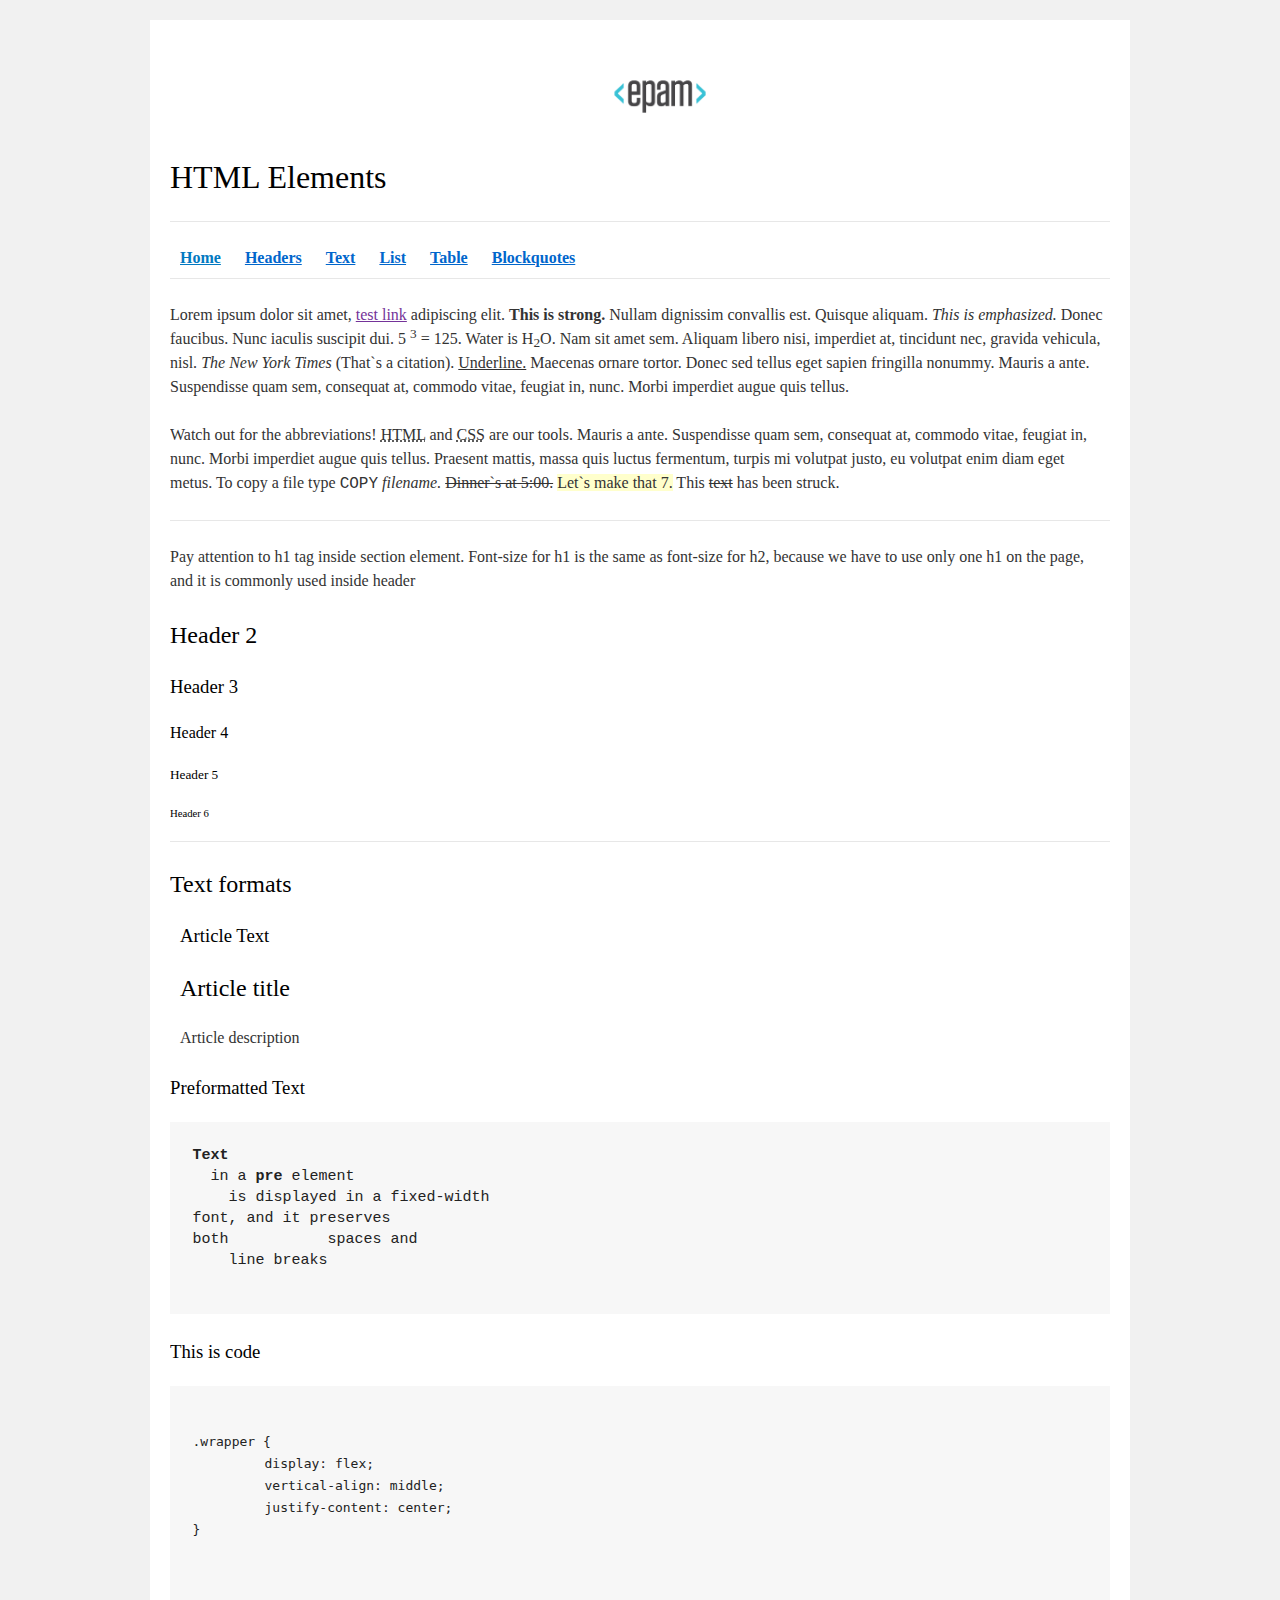
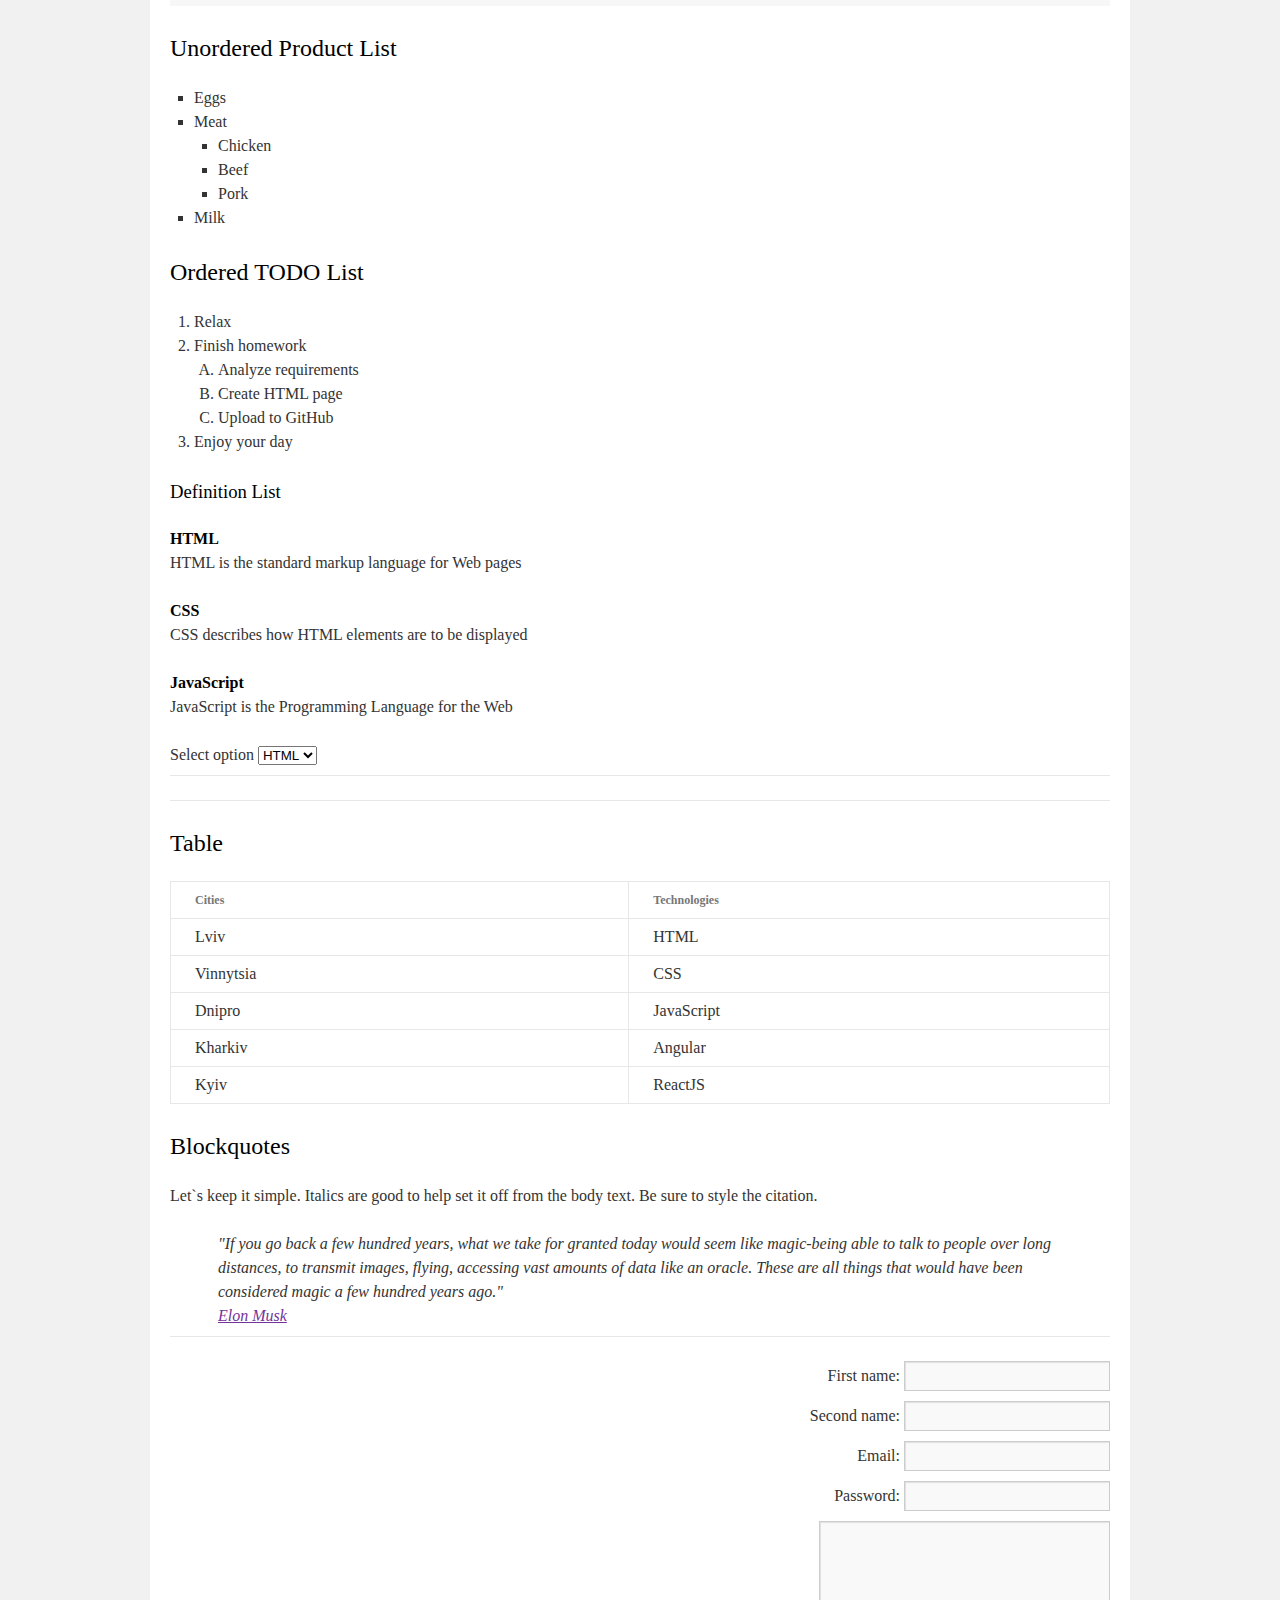
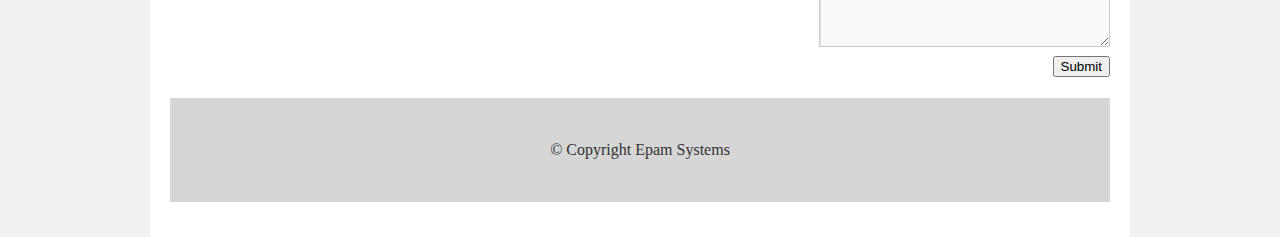
<file: FL11_HW1/homework/index.html>
<!DOCTYPE html>
<html lang="en">

<head>
  <meta charset="utf-8">
  <title>HTML Basics</title>
  <link rel="stylesheet" href="style.css">
</head>

<body>
  <div id="wrapper">
    <div id="main">
      <div id="container">
        <div id="content" role="main">
					<header>
						<img src="logo.png" alt="Epam logo">
						<h1>HTML Elements</h1><hr>
						<nav>
							<a href=""><b>Home</b></a>
							<a href="#Headers"><b>Headers</b></a>
							<a href="#Text"><b>Text</b></a>
							<a href="#List"><b>List</b></a>
							<a href="#Table"><b>Table</b></a>
							<a href="#Blockquotes"><b>Blockquotes</b></a><hr>
						</nav>
					</header>
					<main>
						<p>
							Lorem ipsum dolor sit amet,
							<a href="">test link</a>
							adipiscing elit.
							<strong>This is strong.</strong>
							Nullam dignissim convallis est. Quisque aliquam.
							<em>This is emphasized.</em>
							Donec faucibus. Nunc iaculis suscipit dui. 5
							<sup>3</sup> = 125.
							Water is H<sub>2</sub>O.
							Nam sit amet sem. Aliquam libero nisi, imperdiet at, tincidunt nec, gravida vehicula, nisl.
							<cite>The New York Times</cite>
							(That`s a citation).
							<u>Underline.</u>
							Maecenas ornare tortor. Donec sed tellus eget sapien fringilla nonummy. Mauris a ante. Suspendisse quam sem, consequat at, commodo vitae, feugiat in, nunc. Morbi imperdiet augue quis tellus.
						</p>
						<p>
							Watch out for the abbreviations!
							<abbr title="Hyper Text Markup Language">HTML</abbr>
							and
							<abbr title="Cascading Style Sheets">CSS</abbr>
							are our tools. Mauris a ante. Suspendisse quam sem, consequat at, commodo vitae, feugiat in, nunc. Morbi imperdiet augue quis tellus. Praesent mattis, massa quis luctus fermentum, turpis mi volutpat justo, eu volutpat enim diam eget metus. To copy a file type
							<samp>COPY</samp>
							<em>filename.</em>
							<del>Dinner`s at 5:00.</del>
							<ins>Let`s make that 7.</ins>
							This <del>text</del> has been struck.
						</p><hr>
						<p>
							Pay attention to h1 tag inside section element. Font-size for h1 is the same as font-size for h2,
							because we have to use only one h1 on the page, and it is commonly used inside header
						</p>
						<section id="Headers">
							<h2>Header 2</h2>
							<h3>Header 3</h3>
							<h4>Header 4</h4>
							<h5>Header 5</h5>
							<h6>Header 6</h6><hr>
						</section>
						<section id="Text">
							<h2>Text formats</h2>
							<article>
								<h3>Article Text</h3>
								<h2>Article title</h2>
								<p>Article description</p>
							</article>
							<h3>Preformatted Text</h3>
							<pre>
<b>Text</b>
  in a <b>pre</b> element
    is displayed in a fixed-width
font, and it preserves
both           spaces and
    line breaks
							</pre>
							<h3>This is code</h3>
							<pre>
								<code>
.wrapper {
	display: flex;
	vertical-align: middle;
	justify-content: center;
}
								</code>
							</pre>
						</section>
						<section id="List">
							<h2>Unordered Product List</h2>
							<ul>
								<li>Eggs</li>
								<li>
									Meat
									<ul>
										<li>Chicken</li>
										<li>Beef</li>
										<li>Pork</li>
									</ul>
								</li>
								<li>Milk</li>
							</ul>
							<h2>Ordered TODO List</h2>
							<ol>
								<li>Relax</li>
								<li>
									Finish homework
									<ol type="A">
										<li>Analyze requirements</li>
										<li>Create HTML page</li>
										<li>Upload to GitHub</li>
									</ol>
								</li>
								<li>Enjoy your day</li>
							</ol>
							<h3>Definition List</h3>
							<dl>
								<dt>HTML</dt>
								<dd>HTML is the standard markup language for Web pages</dd>
								<dt>CSS</dt>
								<dd>CSS describes how HTML elements are to be displayed</dd>
								<dt>JavaScript</dt>
								<dd>JavaScript is the Programming Language for the Web</dd>
							</dl>
							Select option
							<select>
								<option value="HTML">HTML</option>
								<option value="CSS">CSS</option>
								<option value="JS">JS</option>
							</select><hr><hr>
						</section>
						<section id="Table">
							<h2>Table</h2>
							<table>
								<thead>
									<tr>
										<th>Cities</th>
										<th>Technologies</th>
									</tr>
								</thead>
								<tbody>
									<tr>
										<td>Lviv</td>
										<td>HTML</td>
									</tr>
									<tr>
										<td>Vinnytsia</td>
										<td>CSS</td>
									</tr>
									<tr>
										<td>Dnipro</td>
										<td>JavaScript</td>
									</tr>
									<tr>
										<td>Kharkiv</td>
										<td>Angular</td>
									</tr>
									<tr>
										<td>Kyiv</td>
										<td>ReactJS</td>
									</tr>
								</tbody>
							</table>
						</section>
						<section id="Blockquotes">
							<h2>Blockquotes</h2>
							<p>
								Let`s keep it simple. Italics are good to help set it off from the body text. Be sure to style the citation.
							</p>
							<blockquote>
								"If you go back a few hundred years, what we take for granted today would seem like magic-being able
								to talk to people over long distances, to transmit images, flying, accessing vast amounts of data
								like an oracle. These are all things that would have been considered magic a few hundred years ago."<br>
								<a href="">Elon Musk</a>
							</blockquote><hr>
						</section>
						<form>
							First name:
							<input type="text"><br>
							Second name:
							<input type="text"><br>
							Email:
							<input type="email" id="email"><br>
							Password:
							<input type="password" id="password"><br>
							<textarea id="textarea" cols="30" rows="5"></textarea><br>
							<button>Submit</button>
						</form>
					</main>
					<footer>&copy; Copyright Epam Systems</footer>
				</div>
      </div>
    </div>
  </div>
</body>

</html>
</file>
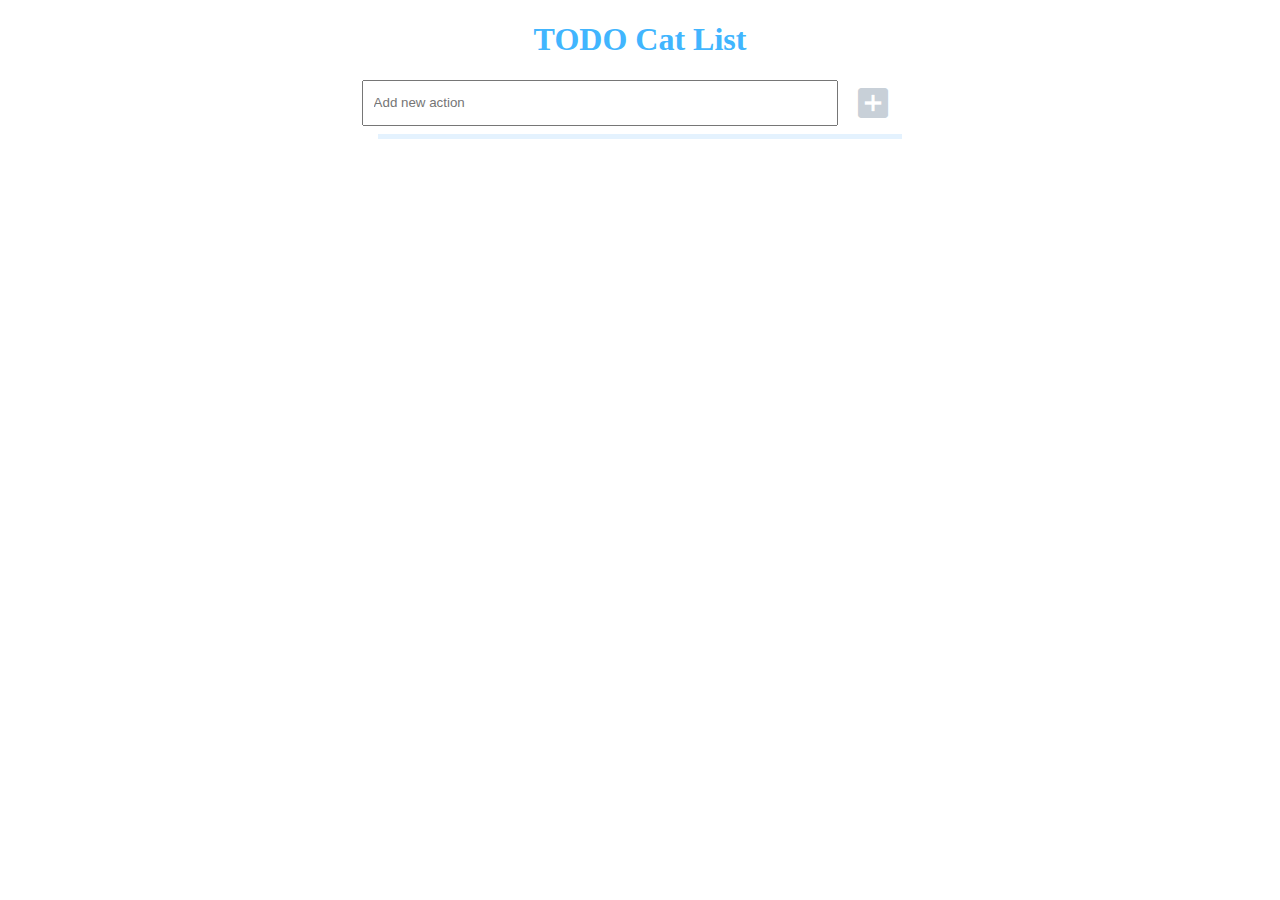
<file: FL11_HW11/homework/index.html>
<!DOCTYPE html>
<html lang="en">
<head>
  <meta charset="UTF-8">
  <title>Homework 11 - TODO Cat List</title>
  <link rel="stylesheet" href="./assets/material-icons/material-icons.css">
  <link rel="stylesheet" href="./assets/styles.css">
</head>
<body>
	<header>
		<h1>TODO Cat List</h1>
		<p class="error">Maximum item per list are created</p>
		<div class="firstActionContainer">
			<input type="text" class="addAction" placeholder="Add new action">
			<a href="#" class="button"><i class="material-icons addIcon">add_box</i></a>
		</div>
		<hr>
		<div id="root"><div class="test"></div></div>
	</header>
  <script src="./src/app.js"></script>
</body>
</html>
</file>
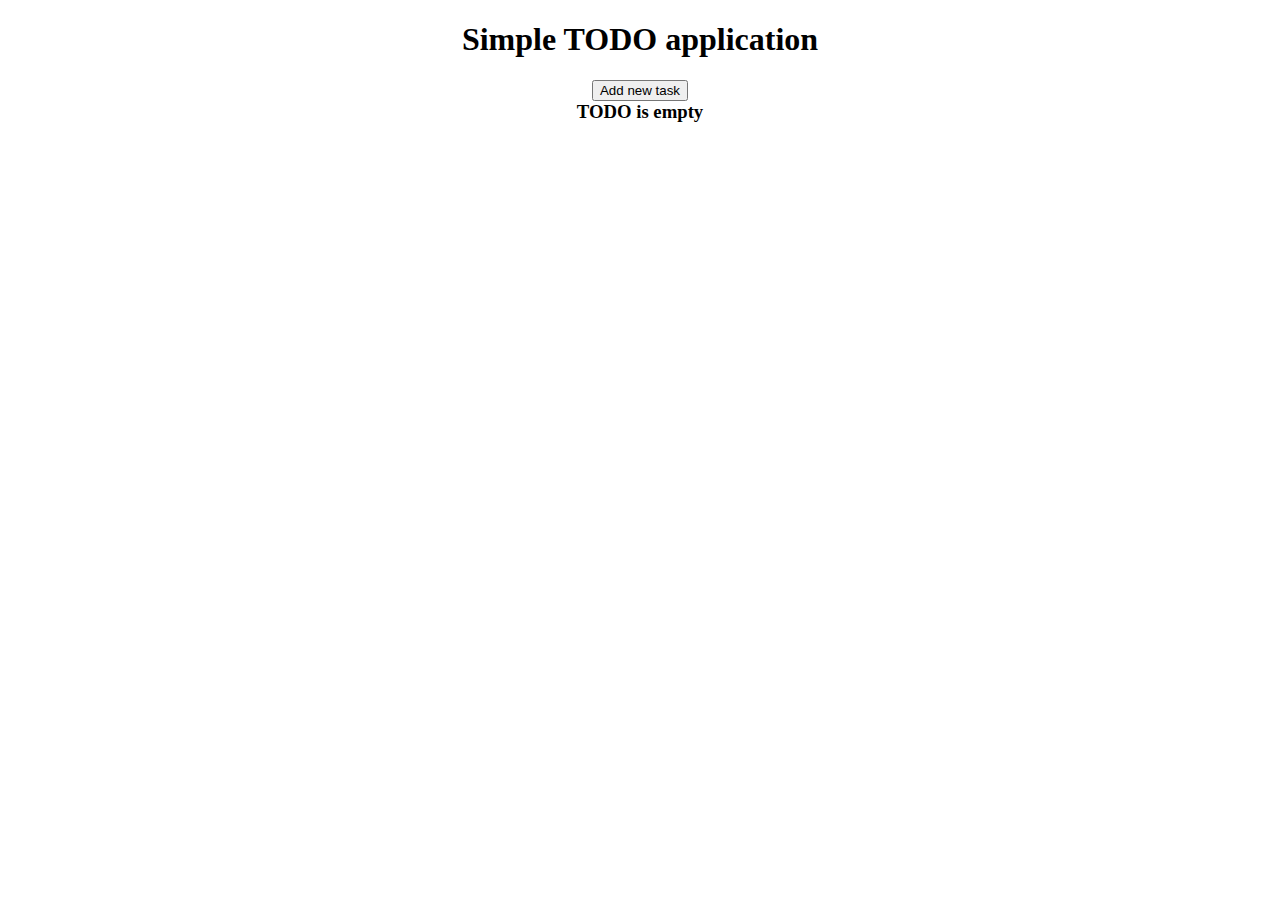
<file: FL11_HW12/homework/index.html>
<!DOCTYPE html>
<html lang="en">
<head>
  <meta charset="UTF-8">
  <title>Homework 12 - Simple TODO List</title>
  <link rel="stylesheet" href="./assets/styles.css">
</head>
<body>
  <div id="root">

		<div id="main">
			<h1>Simple TODO application</h1>
			<div class="container">
				<button onclick="addNewItem()">Add new task</button><br>
				<h3 id="empty">TODO is empty</h3>
				<ul id="list"></ul>
			</div>
		</div>

		<div id="add">
			<h1>Add task</h1>
			<form action="#">
				<input type="text" name="item" id="newItem" />
			</form> 
			<button onclick="cancel()">Cancel</button>
			<button onclick="save()">Save changes</button>
		</div>

		<div id="modyfy">
			<h1>Modyfy item</h1>
			<input type="text" id="changeItem"><br>
			<button onclick="cancel()">Cancel</button>
			<button onclick="change()">Save Changes</button>
		</div>

	</div>

  <script src="./src/app.js"></script>
</body>
</html>
</file>
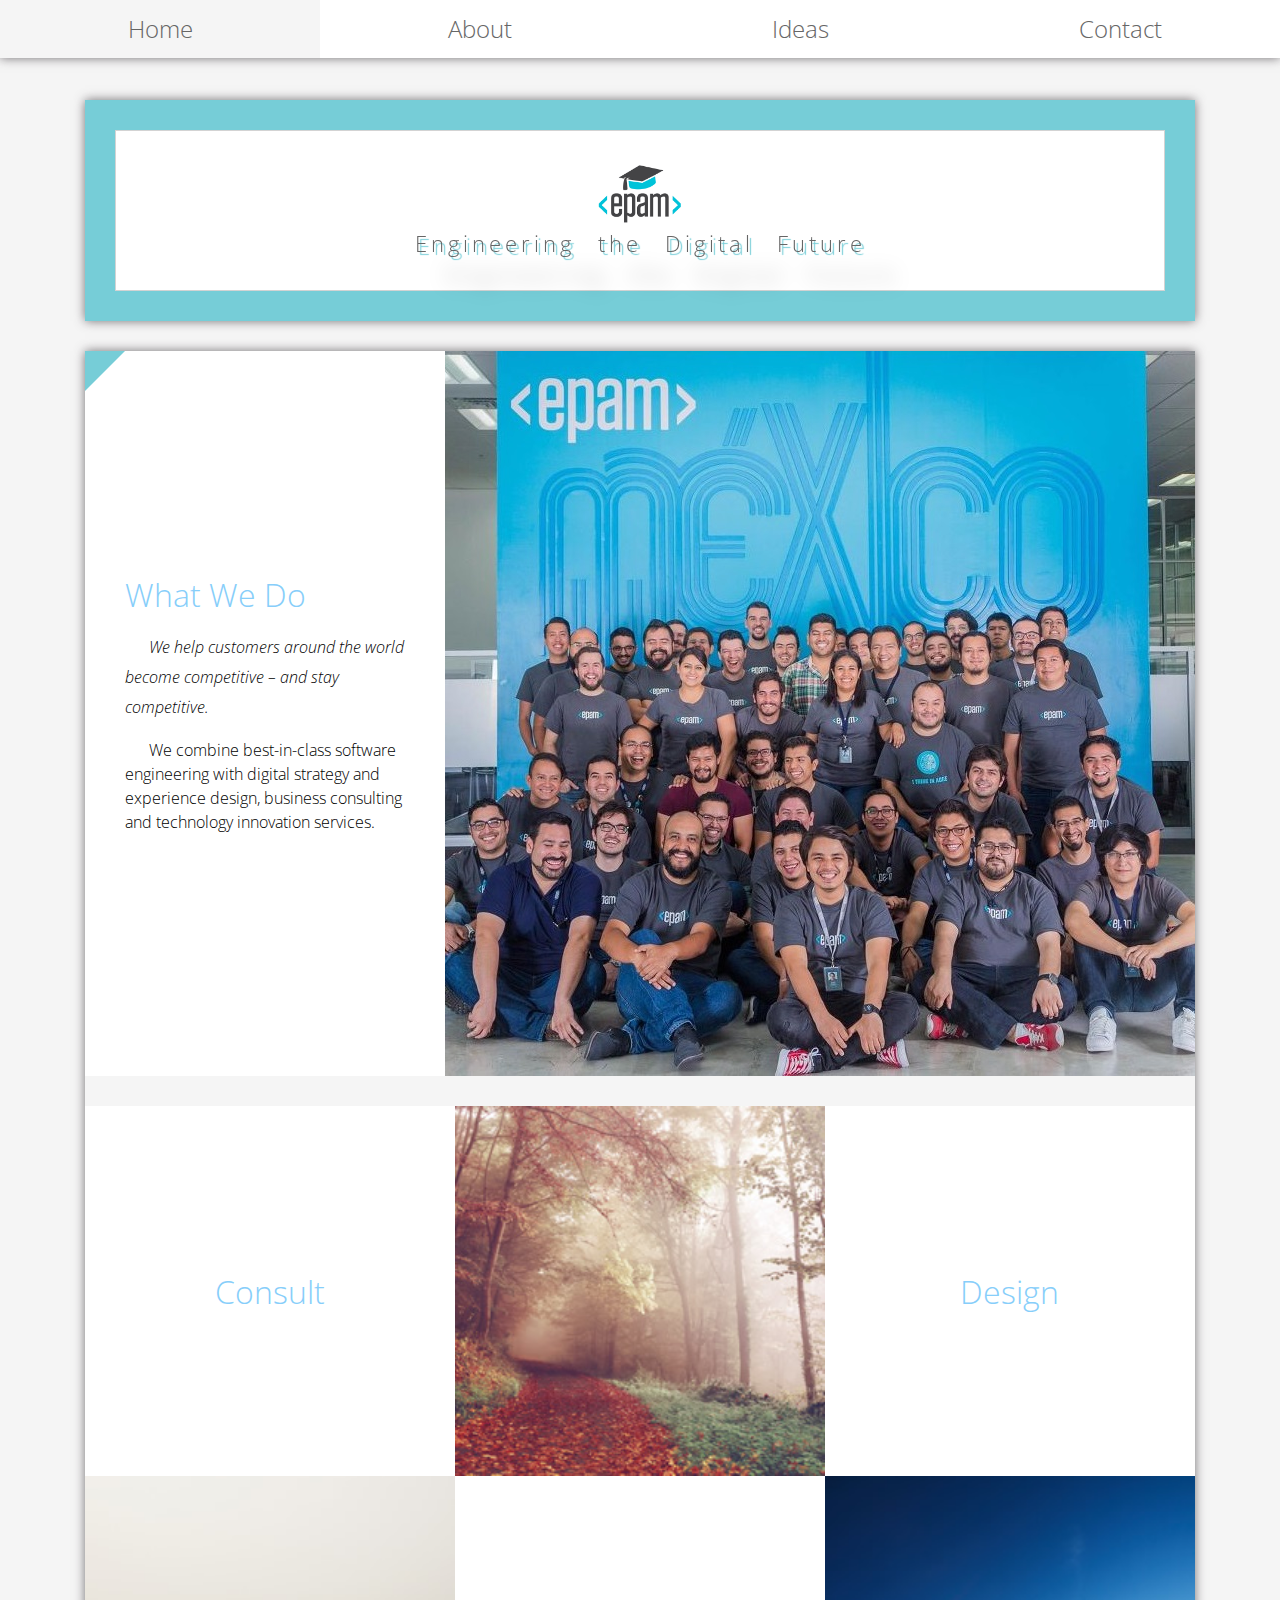
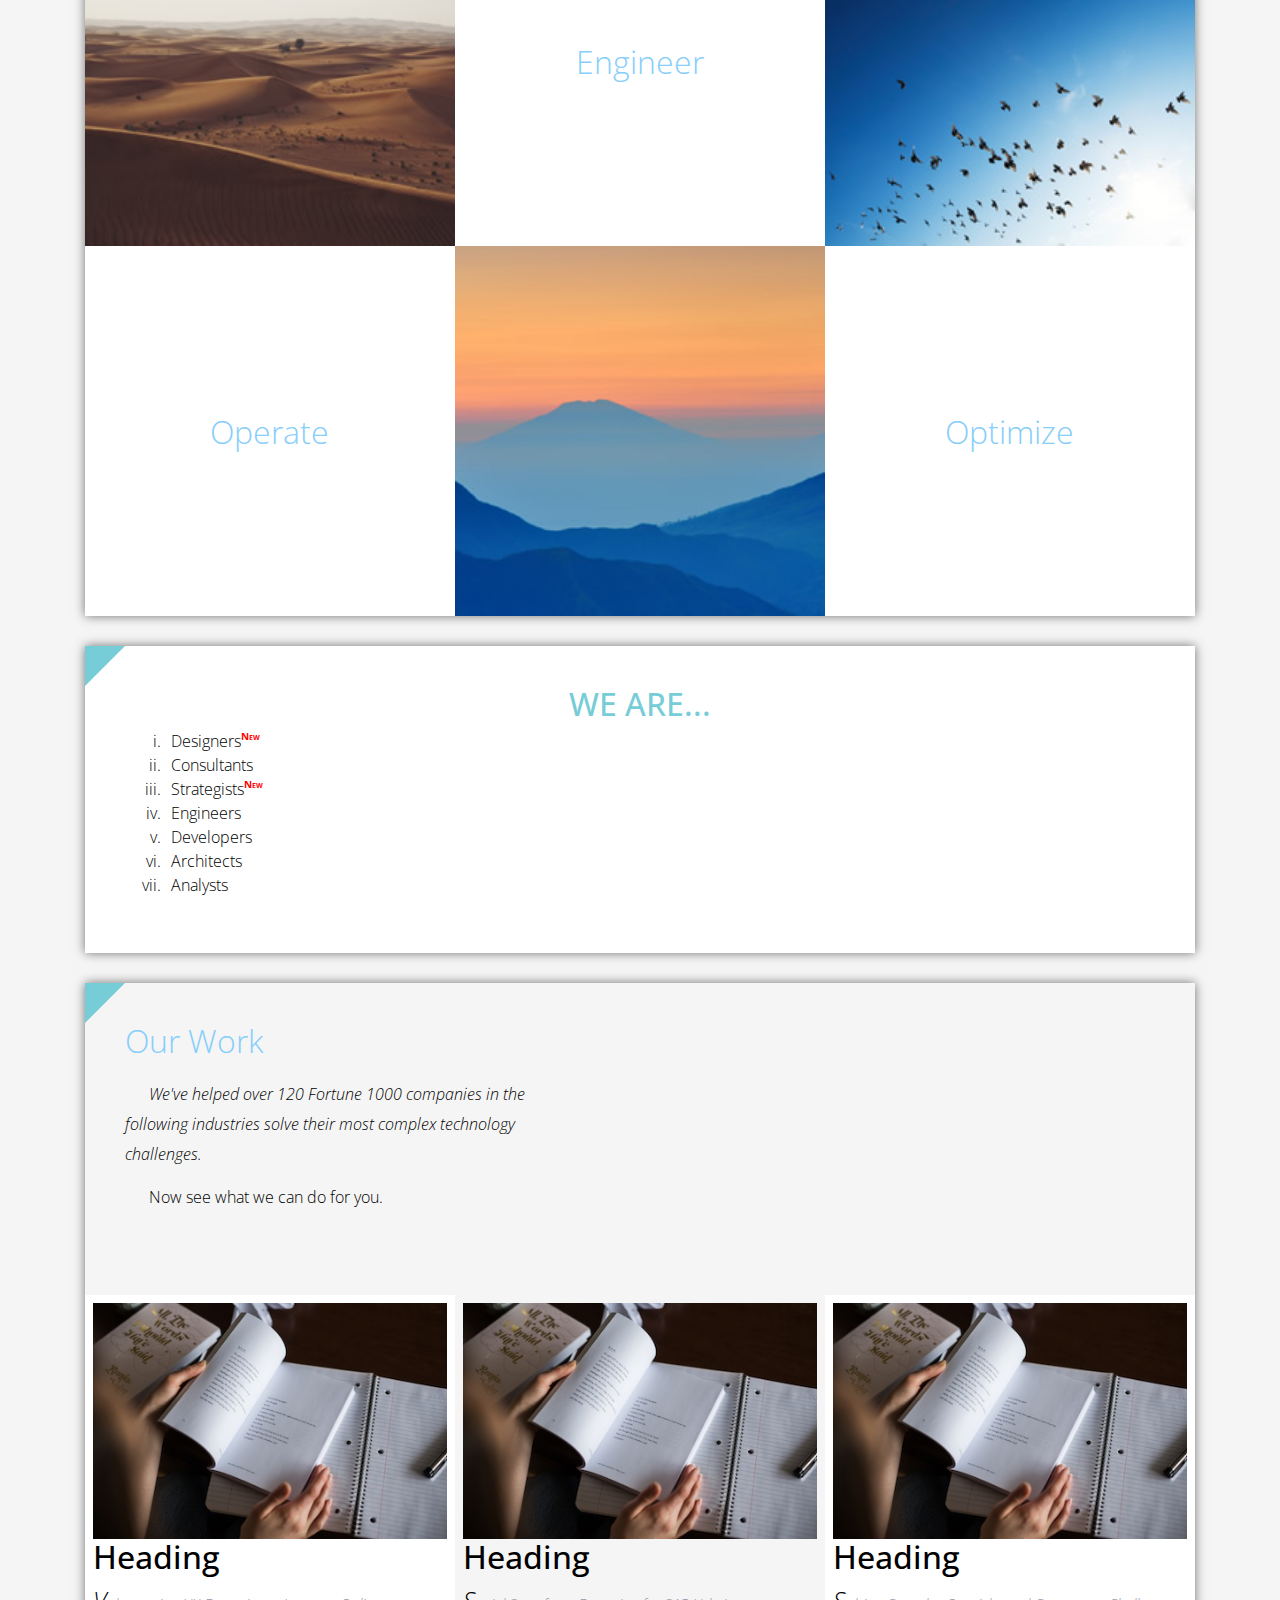
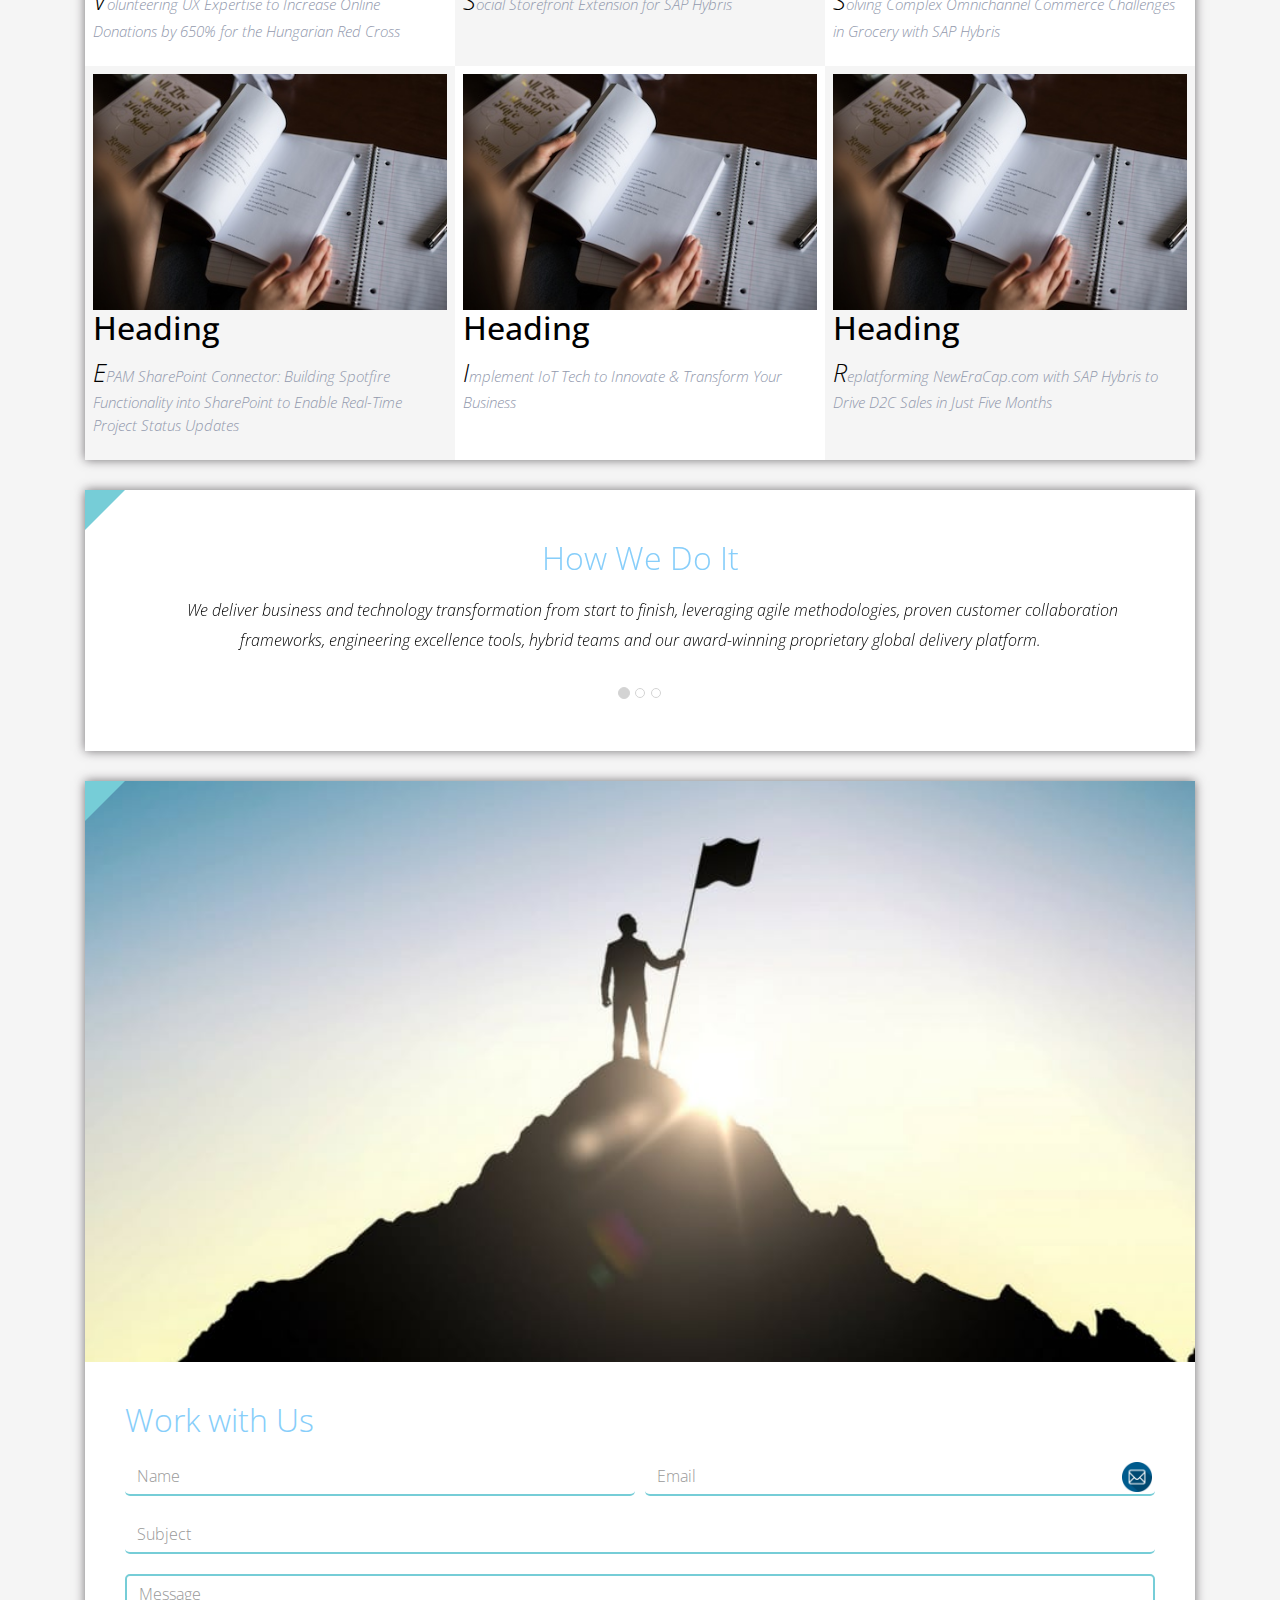
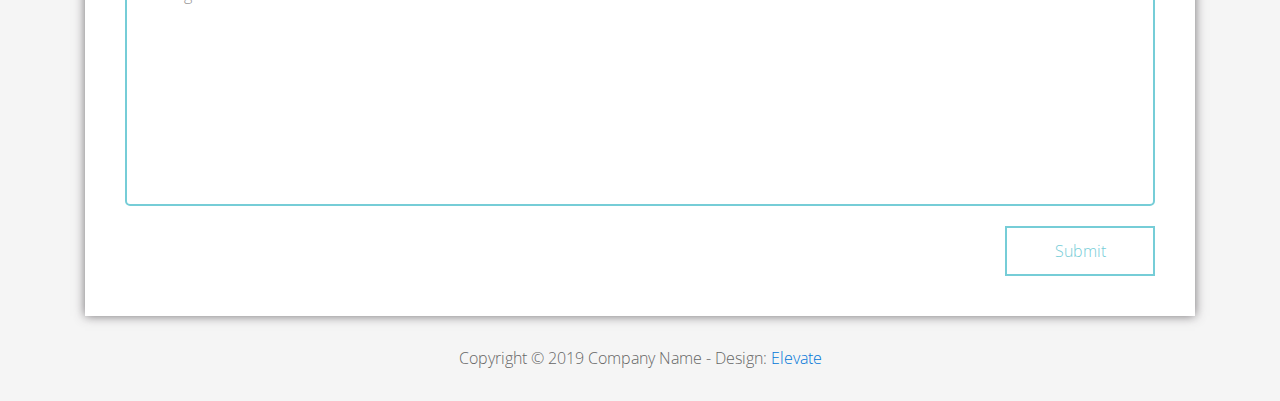
<file: FL11_HW2/homework/index.html>
<!DOCTYPE html>
<html lang="en">
<head>
  <meta charset="utf-8">
  <meta http-equiv="X-UA-Compatible" content="IE=edge">
  <meta name="viewport" content="width=device-width, initial-scale=1">

  <title>CSS Basics HW</title>



  <!-- load stylesheets -->
  <link rel="stylesheet" href="http://fonts.googleapis.com/css?family=Open+Sans:300,400">
  <!-- Google web font "Open Sans" -->
  <link rel="stylesheet" href="css/bootstrap.min.css">
  <!-- Bootstrap style -->
  <link rel="stylesheet" href="css/general.css">
  <link rel="stylesheet" href="css/style.css">
  <!-- Templatemo style -->
</head>

<body>
<div class="container">

  <div class="tm-sidebar">
    <nav class="tm-main-nav">
      <ul>
        <li class="tm-nav-item"><a href="#home" class="tm-nav-item-link">Home</a></li>
        <li class="tm-nav-item"><a href="#about" class="tm-nav-item-link">About</a></li>
        <li class="tm-nav-item"><a href="#ideas" class="tm-nav-item-link">Ideas</a></li>
        <li class="tm-nav-item"><a href="#contact" class="tm-nav-item-link">Contact</a></li>
      </ul>
    </nav>
  </div>

  <div class="tm-main-content">

    <div id="home" class="tm-content-box tm-content-header margin-b-10">
      <div class="tm-banner">
        <div class="tm-banner-inner">
          <img src="img/epam_logo.png" width="100" alt="">
          <p class="tm-banner-text">Engineering the Digital Future</p>
        </div>
      </div>
    </div>

    <section>
      <div class="tm-content-box flex-2-col">

        <div class="padding-medium flex-item tm-team-description-container flex-item">
          <h2 class="tm-section-title">What We Do</h2>
          <p class="tm-section-description">We help customers around the world become competitive – and stay competitive.</p>
          <p class="tm-section-description"> We combine best-in-class software engineering with digital strategy and experience design, business consulting and technology innovation services.</p>
        </div>
        <div class="flex-item tm-team-img">
          <img src="img/epam-mexico.jpg" alt="epam-mexico">
        </div>

      </div>

      <div id="about" class="tm-content-box">

        <ul class="boxes gallery-container">
          <li class="box box-bg">
            <h2 class="tm-section-title tm-section-title-box tm-box-bg-title">Consult</h2>
          </li>
          <li class="box">
            <a href="img/idea-large-01.jpg">
              <img src="img/idea-01.jpg" alt="Image" class="img-fluid thumbnail box-img">
            </a>
          </li>
          <li class="box box-bg">
            <h2 class="tm-section-title tm-section-title-box tm-box-bg-title">Design</h2>
          </li>
          <li class="box">
            <a href="img/idea-large-02.jpg">
              <img src="img/idea-02.jpg" alt="Image" class="img-fluid thumbnail box-img">
            </a>
          </li>
          <li class="box box-bg">
            <h2 class="tm-section-title tm-section-title-box tm-box-bg-title">Engineer</h2>
          </li>
          <li class="box">
            <a href="img/idea-large-03.jpg">
              <img src="img/idea-03.jpg" alt="Image" class="img-fluid thumbnail box-img">
            </a>
          </li>
          <li class="box box-bg">
            <h2 class="tm-section-title tm-section-title-box tm-box-bg-title">Operate</h2>
          </li>
          <li class="box">
            <a href="img/idea-large-04.jpg">
              <img src="img/idea-04.jpg" alt="Image" class="img-fluid thumbnail box-img">
            </a>
          </li>
          <li class="box box-bg">
            <h2 class="tm-section-title tm-section-title-box tm-box-bg-title">Optimize</h2>
          </li>
        </ul>

      </div>

    </section>

    <!-- slider -->
    <section class="heading tm-content-box">
      <div class="padding-medium">
        <h2> WE ARE...</h2>
        <ol>
          <li><a href="index.html" class="text">Designers</a></li>
          <li><a href="index.html">Consultants</a></li>
          <li><a href="#" class="text">Strategists</a></li>
          <li><a href="#">Engineers</a></li>
          <li><a href="#">Developers</a></li>
          <li><a href="#">Architects</a></li>
          <li><a href="#">Analysts</a></li>
        </ol>
      </div>
    </section>

    <section class="blocks">
      <div class="padding-medium flex-item tm-team-description-container">
        <h2 class="tm-section-title">Our Work</h2>
        <p class="tm-section-description">We've helped over 120 Fortune 1000 companies in the following industries solve their most complex technology challenges. </p>
        <p class="tm-section-description"> Now see what we can do for you.</p>
      </div>
      <div class="tm-content-box flex-2-col">
      </div>
      <div  class="tm-content-box">
        <ul class="boxes gallery-container">
          <li class="box box-work">
            <img src="img/study.jpeg" alt="Image" class="img-fluid">
            <div>
              <h2>Heading</h2>
              <p>Volunteering UX Expertise to Increase Online Donations by 650% for the Hungarian Red Cross</p>
            </div>
          </li>
          <li class="box box-work">
            <img src="img/study.jpeg" alt="Image" class="img-fluid">
            <div>
              <h2>Heading</h2>
              <p>Social Storefront Extension for SAP Hybris</p>
            </div>
          </li>
          <li class="box box-work">
            <img src="img/study.jpeg" alt="Image" class="img-fluid">
            <div>
              <h2>Heading</h2>
              <p>Solving Complex Omnichannel Commerce Challenges in Grocery with SAP Hybris</p>
            </div>
          </li>
          <li class="box box-work">
            <img src="img/study.jpeg" alt="Image" class="img-fluid">
            <div>
              <h2>Heading</h2>
              <p>EPAM SharePoint Connector: Building Spotfire Functionality into SharePoint to Enable Real-Time Project Status Updates</p>
            </div>
          </li>
          <li class="box box-work">
            <img src="img/study.jpeg" alt="Image" class="img-fluid">
            <div>
              <h2>Heading</h2>
              <p>Implement IoT Tech to Innovate &amp; Transform Your Business</p>
            </div>
          </li>
          <li class="box box-work">
            <img src="img/study.jpeg" alt="Image" class="img-fluid">
            <div>
              <h2>Heading</h2>
              <p>Replatforming NewEraCap.com with SAP Hybris to Drive D2C Sales in Just Five Months</p>
            </div>
          </li>
        </ul>

      </div>
    </section>

    <section id="ideas">
      <div id="tmCarousel" class="carousel slide tm-content-box" data-ride="carousel">

        <ol class="carousel-indicators">
          <li data-target="#tmCarousel" data-slide-to="0" class="active"></li>
          <li data-target="#tmCarousel" data-slide-to="1" class=""></li>
          <li data-target="#tmCarousel" data-slide-to="2" class=""></li>
        </ol>

        <div class="carousel-inner" role="listbox">

          <div class="carousel-item active">
            <div class="carousel-content">
              <div class="flex-item">
                <h2 class="tm-section-title">How We Do It</h2>
                <p class="tm-section-description carousel-description">We deliver business and technology transformation from start to finish, leveraging agile methodologies, proven customer collaboration frameworks, engineering excellence tools, hybrid teams and our award-winning proprietary global delivery platform.</p>
              </div>
            </div>
          </div>

          <div class="carousel-item">
            <div class="carousel-content">
              <div class="flex-item">
                <h2 class="tm-section-title">Our Clients</h2>
                <p class="tm-section-description carousel-description">Lorem ipsum dolor sit amet,
                  consectetur adipiscing elit. Quisque vel nisi pharetra nibh varius pharetra ac
                  sagittis nisi. Etiam pharetra vestibulum hendrerit. Pellentesque interdum metus
                  sed massa rutrum.</p>
              </div>
            </div>
          </div>

          <div class="carousel-item">
            <div class="carousel-content">
              <div class="flex-item">
                <h2 class="tm-section-title">Our Projects</h2>
                <p class="tm-section-description carousel-description">Donec ex libero, fringilla
                  vitae purus sit amet, rhoncus pharetra lorem. Pellentesque id sem id lacus
                  ultricies vehicula. Aliquam rutrum mi non. Pellentesque interdum metus sed massa
                  rutrum.</p>
              </div>
            </div>
          </div>

        </div>

      </div>
    </section>

    <section class="tm-content-box">
      <img src="img/contact-us.jpg" alt="Contact image" class="img-fluid img-contact-us">

      <div id="contact" class="padding-medium">
        <h2 class="tm-section-title">Work with Us</h2>
        <form action="#contact" method="get" class="contact-form">

          <div class="form-group col-xs-12 col-sm-12 col-md-6 col-lg-6 form-group-2-col-left">
            <input type="text" id="contact_name" name="contact_name" class="form-control"
                   placeholder="Name" required/>
          </div>
          <div class="form-group col-xs-12 col-sm-12 col-md-6 col-lg-6 form-group-2-col-right mandatory-field">
            <input type="email" id="contact_email" name="contact_email" class="form-control"
                   placeholder="Email" required/>
          </div>
          <div class="form-group">
            <input type="text" id="contact_subject" name="contact_subject" class="form-control"
                   placeholder="Subject" required/>
          </div>
          <div class="form-group">
            <textarea id="contact_message" name="contact_message" class="form-control" rows="9"
                      placeholder="Message" required></textarea>
          </div>

          <button type="submit" class="btn btn-primary submit-btn">Submit</button>

        </form>
      </div>
    </section>

    <footer class="tm-footer">
      <p class="text-xs-center">Copyright &copy; 2019 Company Name

        - Design: <a rel="nofollow" href="http://www.templatemo.com/tm-481-elevate"
                     target="_parent">Elevate</a></p>
    </footer>

  </div>

</div>

</body>
</html>
</file>
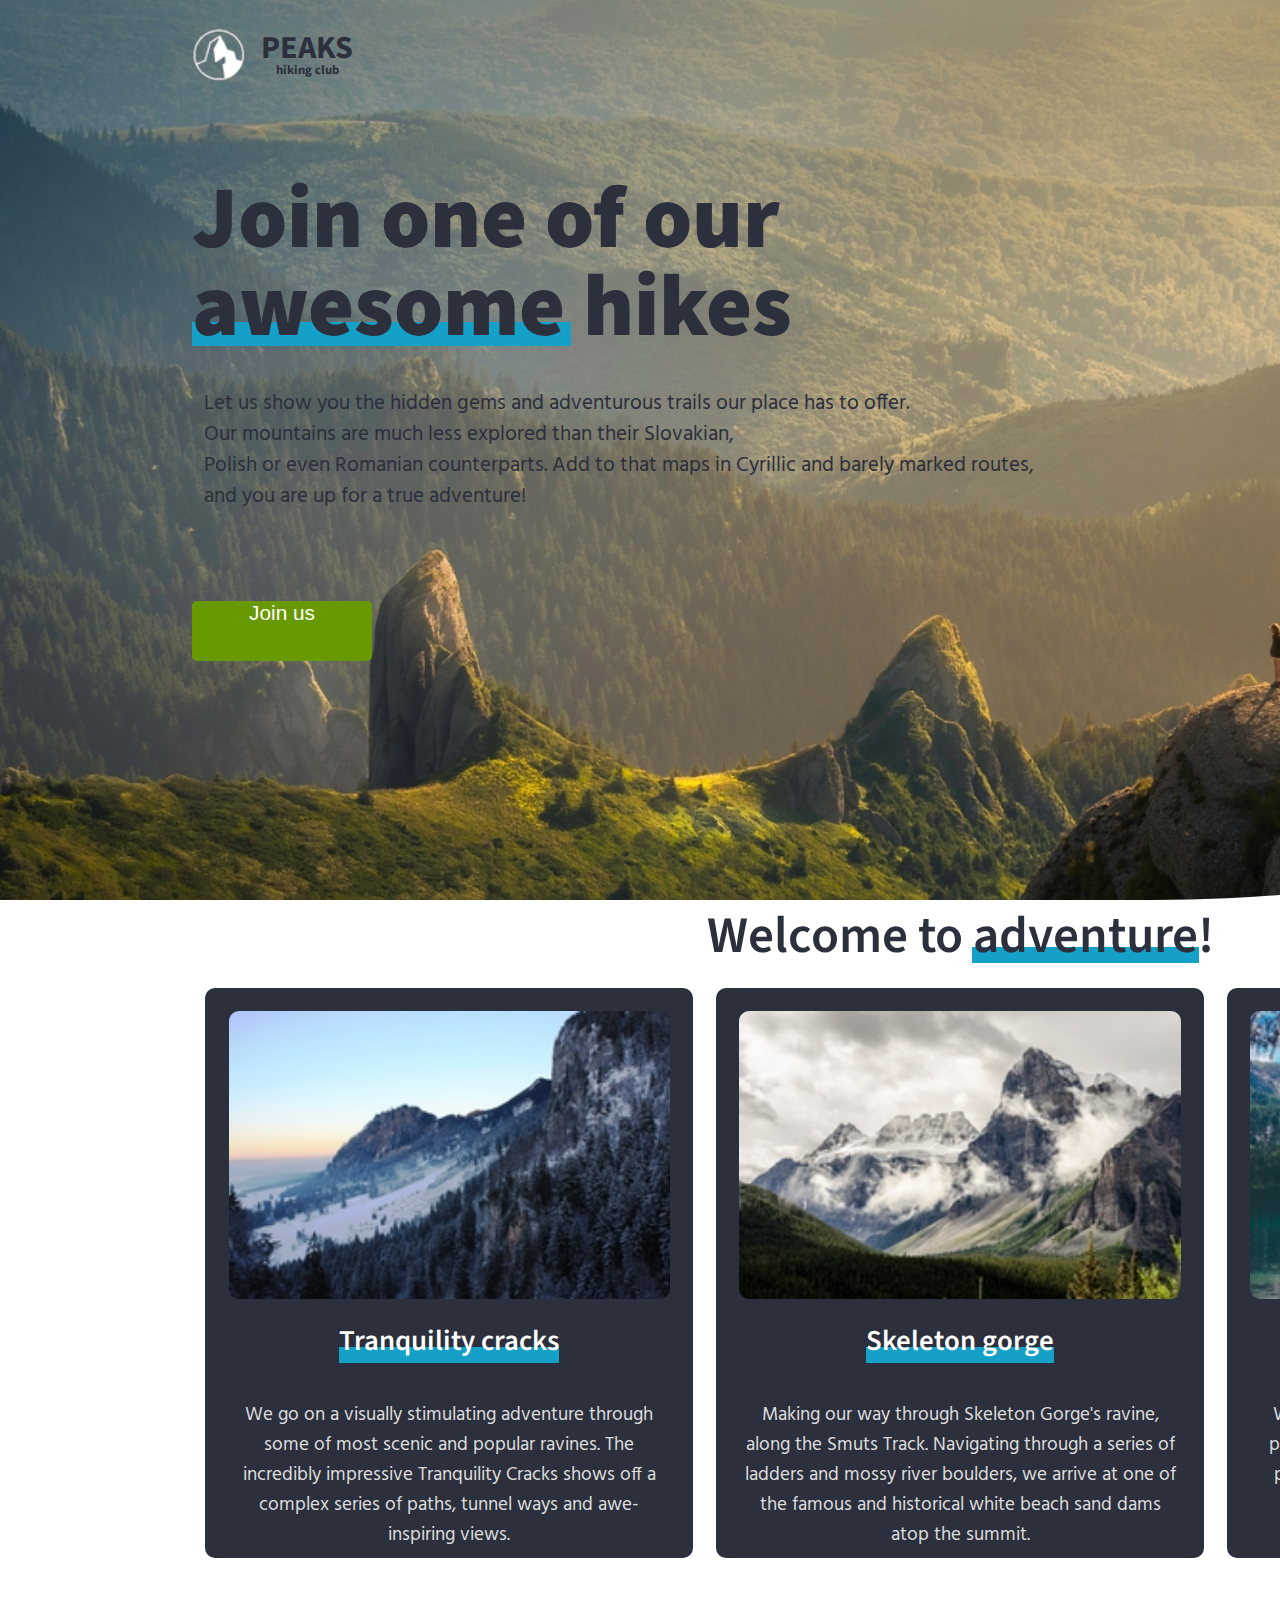
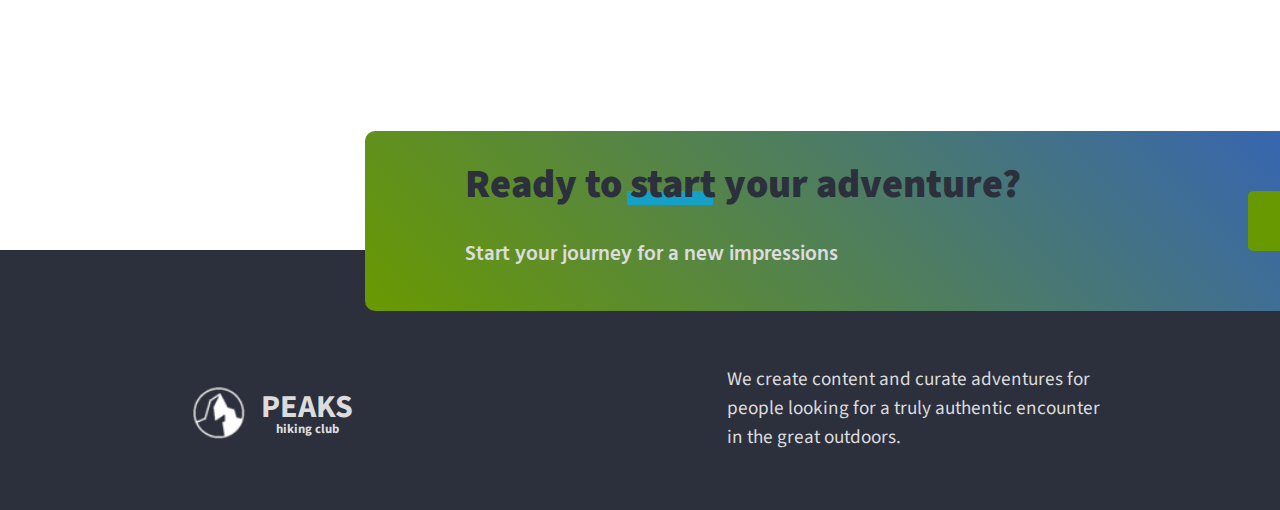
<file: FL11_HW3/homework/index.html>
<!DOCTYPE html>
<html lang="en">

  <head>
    <meta charset="UTF-8">
    <meta name="viewport" content="width=device-width, initial-scale=1.0">
    <meta http-equiv="X-UA-Compatible" content="ie=edge">
    <link href="https://fonts.googleapis.com/css?family=Hind:400,600%7CSource+Sans+Pro:400,600,700%7CFresca" rel="stylesheet"/>

    <!-- Styles should be switched here: -->

    <link rel="stylesheet" type="text/css" href="css/style1.css">
<!--     <link rel="stylesheet" type="text/css" href="css/style2.css">-->

    <title>PEAKS hiking club</title>
  </head>

  <body>
    <header class="header">
      <div class="header-wrap">
        <div class="landing-logo">
          <img src="img/m-logo.png" alt="logo" />
          <p>PEAKS<span>hiking club</span></p>
        </div>
        <p class="header_heading">
          Join one of our awesome hikes
        </p>
        <p class="header_text">
          Let us show you the hidden gems and adventurous trails our place has to offer.
          Our mountains are much less explored than their Slovakian,
          Polish or even Romanian counterparts. Add to that maps in Cyrillic and barely marked routes,
          and you are up for a true adventure!
        </p>
        <button class="header_button">Join us</button>
      </div>
    </header>
    <main class="section">
      <p class="section_text">
        Welcome to adventure!
      </p>
      <div class="section_card_wrap">
        <div class="section_card">
          <img class="section_card_img"
               src="img/m-1.jpg"
               alt="experts"/>
          <p class="section_card_heading">
            Tranquility cracks
            <span class="section_card_underline"></span>
          </p>
          <p class="section_card_text">
            We go on a visually stimulating adventure through some of most scenic and popular ravines.
            The incredibly impressive Tranquility Cracks shows off a complex series of paths, tunnel ways and awe-inspiring views.
          </p>
        </div>
        <div class="section_card">
          <img class="section_card_img"
               src="img/m-2.jpg"
               alt="content formats"/>
          <p class="section_card_heading">
            Skeleton gorge
            <span class="section_card_underline"></span>
          </p>
          <p class="section_card_text">
            Making our way through Skeleton Gorge's ravine, along the Smuts Track.
            Navigating through a series of ladders and mossy river boulders, we arrive at one of the famous and historical white beach sand dams atop the summit.
          </p>
        </div>
        <div class="section_card">
          <img class="section_card_img"
               src="img/m-3.jpg"
               alt="certificate"/>
          <p class="section_card_heading">
            Devils peak
            <span class="section_card_underline"></span>
          </p>
          <p class="section_card_text">
            We commence at the base of the Tafelberg start point walking the contour.
            With unique views and possibly the best vantage point to make out the entire Lion, lying below Table Mountain.
          </p>
        </div>
      </div>
      <div class="section_banner">
        <div class="section_banner_text_wrap">
          <p class="section_banner_heading">
            Ready to start your adventure?
          </p>
          <p class="section_banner_text">
            Start your journey for a new impressions
          </p>
        </div>
        <button class="section_banner_button">Join us</button>
      </div>
    </main>
    <footer class="footer">
      <div class="footer-wrap">
        <div class="footer_logo landing-logo">
          <img src="img/m-logo.png" alt="logo" />
          <p>PEAKS<span>hiking club</span></p>
        </div>
        <p class="footer_text">
          We create content  and curate adventures for  people looking for a truly authentic encounter in the great outdoors.
        </p>
        <span class="footer-cr">
          &copy; 2019 by PEAKS hiking club
        </span>
      </div>
    </footer>
  </body>

</html>
</file>
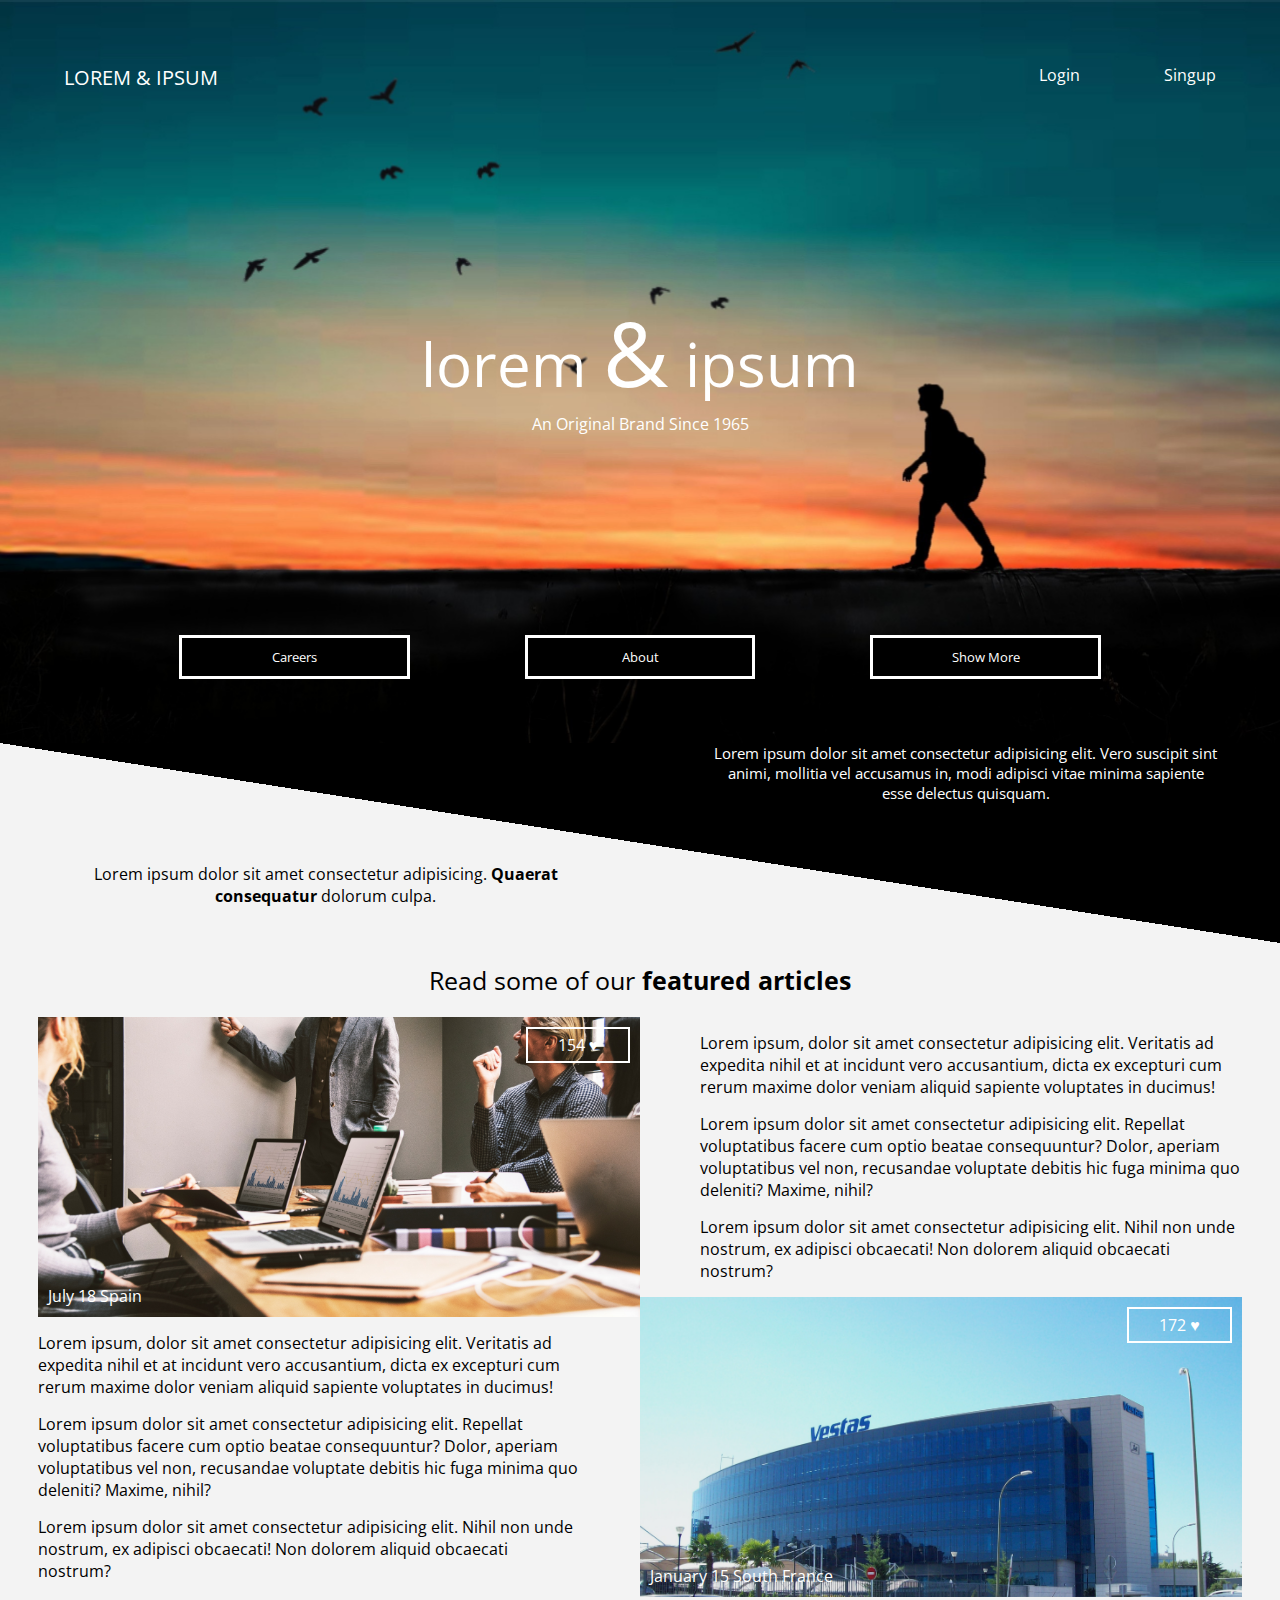
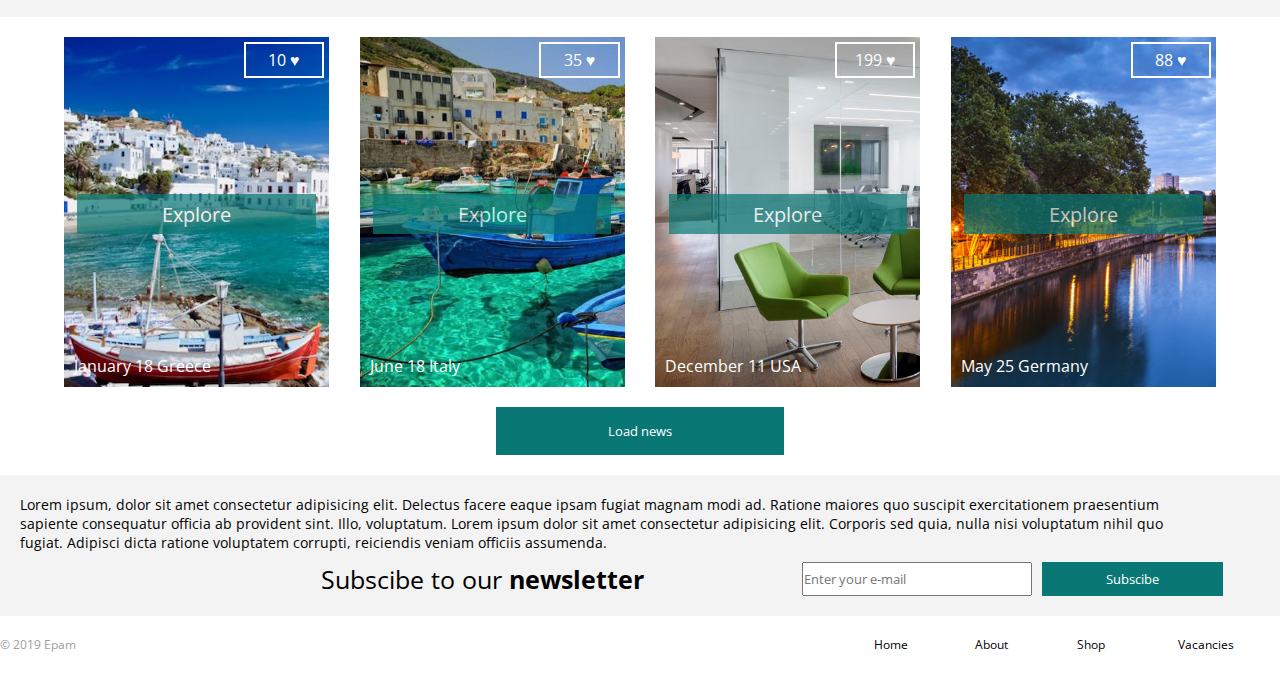
<file: FL11_HW4/homework/index.html>
<!DOCTYPE html>
<html lang="zxx">
<head>
	<meta charset="UTF-8">
	<meta name="viewport" content="width=device-width, initial-scale=1.0">
	<meta http-equiv="X-UA-Compatible" content="ie=edge">
	<link rel="stylesheet" type="text/css" href="//fonts.googleapis.com/css?family=Open+Sans" />
	<link rel="stylesheet" href="css/style.css" />
	<title>HW4</title>
</head>
<body>

	<header>
			<div class="header_logo">
				<div class="logo">
					<p>lorem & ipsum</p>
				</div>
				<div class="login">
					<p>login</p>
					<p>singup</p>
				</div>
			</div>
			<div class="main_name">
				<p>lorem <span>&</span> ipsum</p>
				<p>An Original Brand Since 1965</p>
			</div>
			<div class="bottom_buttons">
				<button>Careers</button>
				<button>About</button>
				<button>Show More</button>
			</div>
	</header>

	<div id="triangle">
		<p class="onWhite">Lorem ipsum dolor sit amet consectetur adipisicing. 
			<span>Quaerat consequatur</span> dolorum culpa.</p>
		<p class="onBlack">Lorem ipsum dolor sit amet consectetur adipisicing elit. Vero suscipit sint animi, mollitia vel accusamus in, modi adipisci vitae minima sapiente esse delectus quisquam.</p>
		</div>

	<div id="articles">
		<div class="article_header_text">
			<p>Read some of our <span>featured articles</span></p>
		</div>
		<div class="wrap_article">
			<div class="first_article">
				<div class="first_article_image">
						<p class="likes">154 &hearts;</p>
						<p class="data">July 18 Spain</p>
				</div>
				<div class="article_text">
					<p>Lorem ipsum, dolor sit amet consectetur adipisicing elit. Veritatis ad expedita nihil et at incidunt vero accusantium, dicta ex excepturi cum rerum maxime dolor veniam aliquid sapiente voluptates in ducimus!</p>
					<p>Lorem ipsum dolor sit amet consectetur adipisicing elit. Repellat voluptatibus facere cum optio beatae consequuntur? Dolor, aperiam voluptatibus vel non, recusandae voluptate debitis hic fuga minima quo deleniti? Maxime, nihil?</p>
					<p>Lorem ipsum dolor sit amet consectetur adipisicing elit. Nihil non unde nostrum, ex adipisci obcaecati! Non dolorem aliquid obcaecati nostrum?</p>
				</div>
			</div>
			<div class="second_article">
				<div class="article_text">
					<p>Lorem ipsum, dolor sit amet consectetur adipisicing elit. Veritatis ad expedita nihil et at incidunt vero accusantium, dicta ex excepturi cum rerum maxime dolor veniam aliquid sapiente voluptates in ducimus!</p>
					<p>Lorem ipsum dolor sit amet consectetur adipisicing elit. Repellat voluptatibus facere cum optio beatae consequuntur? Dolor, aperiam voluptatibus vel non, recusandae voluptate debitis hic fuga minima quo deleniti? Maxime, nihil?</p>
					<p>Lorem ipsum dolor sit amet consectetur adipisicing elit. Nihil non unde nostrum, ex adipisci obcaecati! Non dolorem aliquid obcaecati nostrum?</p>
				</div>
				<div class="second_article_image">
						<p class="likes">172 &hearts;</p>
						<p class="data">January 15 South France</p>
				</div>
			</div>
		</div>
	</div>

	<div id="photos">
		<div class="wrap_images">
			<div class="list_one">
				<p class="likes">10 &hearts;</p>
				<p class="button">Explore</p>
				<p class="data">January 18 Greece</p>
			</div>
			<div class="list_two">
				<p class="likes">35 &hearts;</p>
				<p class="button">Explore</p>
				<p class="data">June 18 Italy</p>
			</div>
			<div class="list_three">
				<p class="likes">199 &hearts;</p>
				<p class="button">Explore</p>
				<p class="data">December 11 USA</p>
			</div>
			<div class="list_four">
				<p class="likes">88 &hearts;</p>
				<p class="button">Explore</p>
				<p class="data">May 25 Germany</p>
			</div>
		</div>
		<button>Load news</button>
	</div>
	
	<div id="bottom_info">
		<div class="bottom_text">
			<p>
				Lorem ipsum, dolor sit amet consectetur adipisicing elit. Delectus facere eaque ipsam fugiat magnam modi ad. Ratione maiores quo suscipit exercitationem praesentium sapiente consequatur officia ab provident sint. Illo, voluptatum.
				Lorem ipsum dolor sit amet consectetur adipisicing elit. Corporis sed quia, nulla nisi voluptatum nihil quo fugiat. Adipisci dicta ratione voluptatem corrupti, reiciendis veniam officiis assumenda.
			</p>
		</div>
		<div class="bottom_subscibe">
			<p>Subscibe to our <span>newsletter</span></p>
			<input type="email" id="email_address" placeholder="Enter your e-mail">
			<button>Subscibe</button>
		</div>
	</div>

	<footer>
		<div class="footer_menu">
			<p>&copy; 2019 Epam</p>
		</div>
		<div class="footer_nav">
			<p>Home</p>
			<p>About</p>
			<p>Shop</p>
			<p>Vacancies</p>
		</div>
	</footer>
	
</body>
</html>
</file>
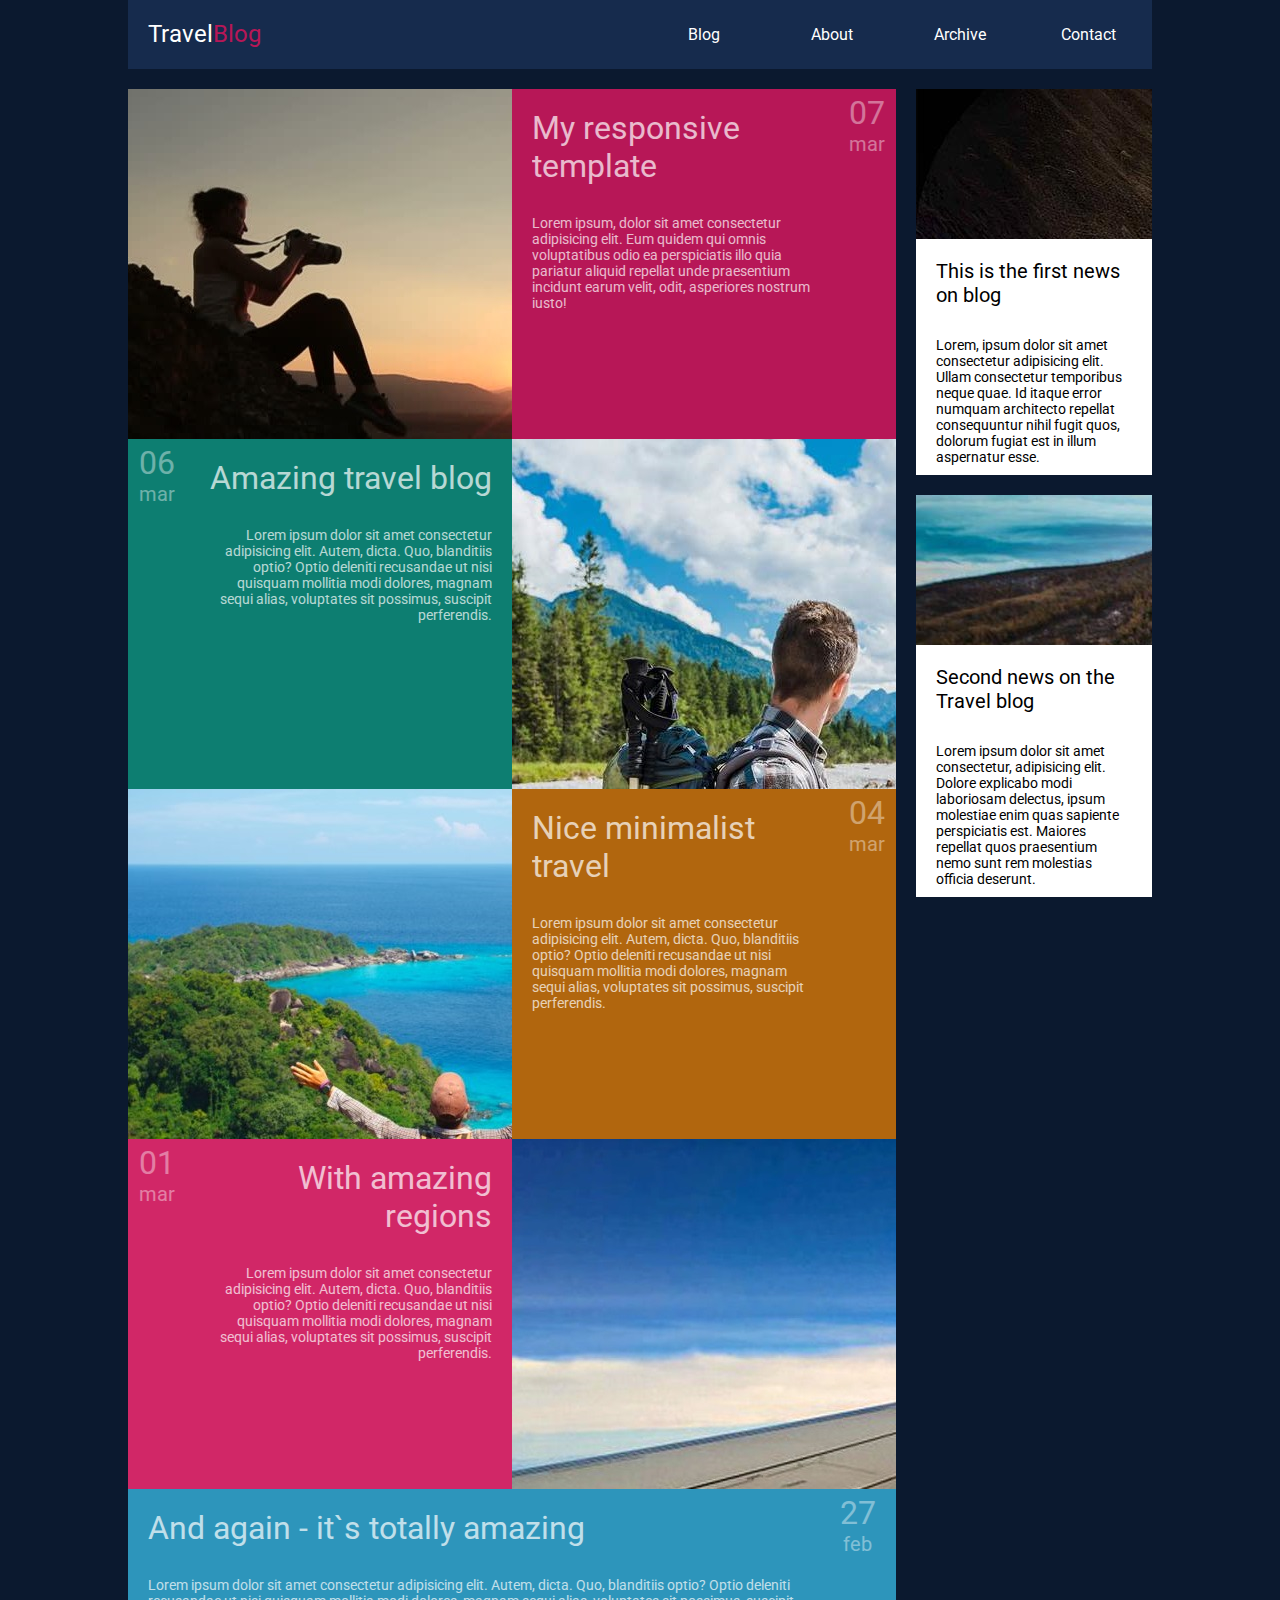
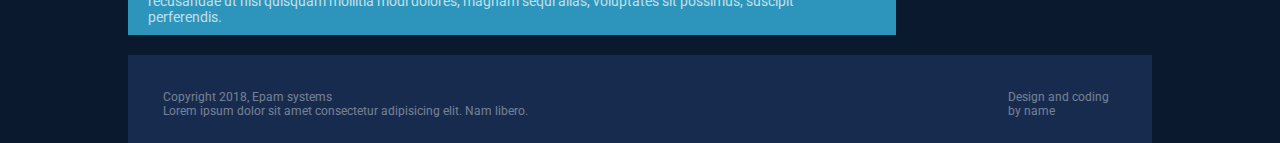
<file: FL11_HW5/homework/index.html>
<!DOCTYPE html>
<html lang="zxx">
<head>
  <meta charset="UTF-8">
  <meta name="viewport" content="width=device-width, initial-scale=1.0">
  <meta http-equiv="X-UA-Compatible" content="ie=edge">
  <link rel="stylesheet" href="css/styles.css">
  <link href='https://fonts.googleapis.com/css?family=Roboto:400,100,300,700&subset=latin,latin-ext' rel='stylesheet' type='text/css'>      
  <title>Responsive</title>
</head>
<body>
	<div id="wrapper">
		<header>
			<div class="burger">
				<div></div>
				<div></div>
				<div></div>
			</div>
			<div class="logo">
				<p>Travel<span>Blog</span></p>
			</div>
			<div class="menu">
				<p>Blog</p>
				<p>About</p>
				<p>Archive</p>
				<p>Contact</p>
			</div>
		</header>
		<div id="main">
			<div class="posts">
				<div class="post-1">
					<div class="first_post"></div>
					<div class="text">
						<div>
							<p class="title">My responsive template</p>
							<p>Lorem ipsum, dolor sit amet consectetur adipisicing elit. Eum quidem qui omnis voluptatibus odio ea perspiciatis illo quia pariatur aliquid repellat unde praesentium incidunt earum velit, odit, asperiores nostrum iusto!</p>
						</div>
						<div class="date">
							<p><span>07</span><br>mar</p>
						</div>
					</div>
				</div>
				<div class="post-2">
					<div class="text">
						<div class="date">
							<p><span>06</span><br>mar</p>
						</div>
						<div>
							<p class="title">Amazing travel blog</p>
							<p>Lorem ipsum dolor sit amet consectetur adipisicing elit. Autem, dicta. Quo, blanditiis optio? Optio deleniti recusandae ut nisi quisquam mollitia modi dolores, magnam sequi alias, voluptates sit possimus, suscipit perferendis.</p>
						</div>
					</div>
					<div class="second_post"></div>
				</div>
				<div class="post-3">
					<div class="third_post"></div>
					<div class="text">
						<div>
							<p class="title">Nice minimalist travel</p>
							<p>Lorem ipsum dolor sit amet consectetur adipisicing elit. Autem, dicta. Quo, blanditiis optio? Optio deleniti recusandae ut nisi quisquam mollitia modi dolores, magnam sequi alias, voluptates sit possimus, suscipit perferendis.</p>
						</div>
						<div class="date">
							<p><span>04</span><br>mar</p>
						</div>
					</div>
				</div>
				<div class="post-4">
					<div class="text">
						<div class="date">
							<p><span>01</span><br>mar</p>
						</div>
						<div>
							<p class="title">With amazing regions</p>
							<p>Lorem ipsum dolor sit amet consectetur adipisicing elit. Autem, dicta. Quo, blanditiis optio? Optio deleniti recusandae ut nisi quisquam mollitia modi dolores, magnam sequi alias, voluptates sit possimus, suscipit perferendis.</p>
						</div>
					</div>
					<div class="fourth_post"></div>
				</div>
				<div class="post-5">
					<div>
						<p class="title">And again - it`s totally amazing</p>
						<p>Lorem ipsum dolor sit amet consectetur adipisicing elit. Autem, dicta. Quo, blanditiis optio? Optio deleniti recusandae ut nisi quisquam mollitia modi dolores, magnam sequi alias, voluptates sit possimus, suscipit perferendis.</p>
					</div>
					<div class="date">
						<p><span>27</span><br>feb</p>
					</div>
				</div>
			</div>
			<div class="news">
				<div class="news_1">
					<div class="first_news"></div>
					<div>
						<p class="news_title">This is the first news on blog</p>
						<p>Lorem, ipsum dolor sit amet consectetur adipisicing elit. Ullam consectetur temporibus neque quae. Id itaque error numquam architecto repellat consequuntur nihil fugit quos, dolorum fugiat est in illum aspernatur esse.</p>
					</div>
				</div>
				<div class="news_2">
					<div class="second_news"></div>
					<div>
						<p class="news_title">Second news on the Travel blog</p>
						<p>Lorem ipsum dolor sit amet consectetur, adipisicing elit. Dolore explicabo modi laboriosam delectus, ipsum molestiae enim quas sapiente perspiciatis est. Maiores repellat quos praesentium nemo sunt rem molestias officia deserunt.</p>
					</div>
				</div>
			</div>
		</div>
		<footer>
			<div class="info">
				<p>Copyright 2018, Epam systems<br>Lorem ipsum dolor sit amet consectetur adipisicing elit. Nam libero.</p>
			</div>
			<div class="designed">
				<p>Design and coding by name</p>
			</div>
		</footer>
	</div>
</body>
</html>
</file>
<file: FL11_HW1/homework/style.css>
html,body,div,span,applet,object,iframe,h1,h2,h3,h4,h5,h6,p,blockquote,pre,a,abbr,acronym,address,big,cite,code,del,dfn,em,font,img,ins,kbd,q,s,samp,small,strike,strong,sub,sup,tt,var,b,u,i,center,dl,dt,dd,ol,ul,li,fieldset,form,label,legend,table,caption,tbody,tfoot,thead,tr,th,td{background:transparent;border:0;margin:0;padding:0;vertical-align:baseline}body{line-height:1}h1,h2,h3,h4,h5,h6{clear:both;font-weight:normal}ol,ul{list-style:none}blockquote{quotes:none}blockquote:before,blockquote:after{content:'';content:none}del{text-decoration:line-through}table{border-collapse:collapse;border-spacing:0}a img{border:0}#container{float:left;margin:0 -240px 0 0;width:100%}#primary,#secondary{float:right;overflow:hidden;width:220px}#secondary{clear:right}#footer{clear:both;width:100%}.one-column #content{margin:0 auto;width:640px}.single-attachment #content{margin:0 auto;width:900px}body,input,textarea,.page-title span,.pingback a.url{font-family:Georgia,"Bitstream Charter",serif}h3#comments-title,h3#reply-title,#access .menu,#access div.menu ul,#cancel-comment-reply-link,.form-allowed-tags,#site-info,#site-title,#wp-calendar,.comment-meta,.comment-body tr th,.comment-body thead th,.entry-content label,.entry-content tr th,.entry-content thead th,.entry-meta,.entry-title,.entry-utility,#respond label,.navigation,.page-title,.pingback p,.reply,.widget-title,.wp-caption-text{font-family:"Helvetica Neue",Arial,Helvetica,"Nimbus Sans L",sans-serif}input[type="submit"]{font-family:"Helvetica Neue",Arial,Helvetica,"Nimbus Sans L",sans-serif}pre{font-family:"Courier 10 Pitch",Courier,monospace}code{font-family:Monaco,Consolas,"Andale Mono","DejaVu Sans Mono",monospace}#access .menu-header,div.menu,#colophon,#branding,#main,#wrapper{margin:0 auto;width:940px}#wrapper{background:#fff;margin-top:20px;padding:0 20px}#footer-widget-area{overflow:hidden}#footer-widget-area .widget-area{float:left;margin-right:20px;width:220px}#footer-widget-area #fourth{margin-right:0}#site-info{float:left;font-size:14px;font-weight:bold;width:700px}#site-generator{float:right;width:220px}body{background:#f1f1f1}body,input,textarea{color:#666;font-size:12px;line-height:18px}hr{background-color:#e7e7e7;border:0;clear:both;height:1px;margin-bottom:18px}p{margin-bottom:18px}ul{list-style:square;margin:0 0 18px 1.5em}ol{list-style:decimal;margin:0 0 18px 1.5em}ol ol{list-style:upper-alpha}ol ol ol{list-style:lower-roman}ol ol ol ol{list-style:lower-alpha}ul ul,ol ol,ul ol,ol ul{margin-bottom:0}dl{margin:0 0 24px 0}dt{font-weight:bold}dd{margin-bottom:18px}strong{font-weight:bold}cite,em,i{font-style:italic}big{font-size:131.25%}ins{background:#ffc;text-decoration:none}blockquote{font-style:italic;padding:0 3em}blockquote cite,blockquote em,blockquote i{font-style:normal}pre{background:#f7f7f7;color:#222;line-height:18px;margin-bottom:18px;overflow:auto;padding:1.5em}abbr,acronym{cursor:help}sup,sub{height:0;line-height:1;position:relative;vertical-align:baseline}sup{bottom:1ex}sub{top:.5ex}small{font-size:smaller}input{margin-bottom:10px}input[type="text"],input[type="password"],input[type="email"],input[type="url"],input[type="number"],textarea{background:#f9f9f9;border:1px solid #ccc;box-shadow:inset 1px 1px 1px rgba(0,0,0,0.1);-moz-box-shadow:inset 1px 1px 1px rgba(0,0,0,0.1);-webkit-box-shadow:inset 1px 1px 1px rgba(0,0,0,0.1);padding:2px}a:link{color:#06c}a:visited{color:#743399}a:active,a:hover{color:#ff4b33}.screen-reader-text{clip:rect(1px,1px,1px,1px);overflow:hidden;position:absolute !important;height:1px;width:1px}#header{padding:30px 0 0 0}#site-title{float:left;font-size:30px;line-height:36px;margin:0 0 18px 0;width:700px}#site-title a{color:#000;font-weight:bold;text-decoration:none}#site-description{color:#000;clear:right;float:right;font-style:italic;margin:15px 0 18px 0;opacity:.65;width:220px}#branding img{border-top:4px solid #000;border-bottom:1px solid #000;display:block;float:left}#access{background:#000;display:block;float:left;margin:0 auto;width:940px}#access .menu-header,div.menu{font-size:13px;margin-left:12px;width:928px}#access .menu-header ul,div.menu ul{list-style:none;margin:0}#access .menu-header li,div.menu li{float:left;position:relative}#access a{color:#aaa;display:block;line-height:38px;padding:0 10px;text-decoration:none}#access ul ul{box-shadow:0 3px 3px rgba(0,0,0,0.2);-moz-box-shadow:0 3px 3px rgba(0,0,0,0.2);-webkit-box-shadow:0 3px 3px rgba(0,0,0,0.2);display:none;position:absolute;top:38px;left:0;float:left;width:180px;z-index:99999}#access ul ul li{min-width:180px}#access ul ul ul{left:100%;top:0}#access ul ul a{background:#333;line-height:1em;padding:10px;width:160px;height:auto}#access li:hover>a,#access ul ul:hover>a{background:#333;color:#fff}#access ul li:hover>ul{display:block}#access ul li.current_page_item>a,#access ul li.current_page_ancestor>a,#access ul li.current-menu-ancestor>a,#access ul li.current-menu-item>a,#access ul li.current-menu-parent>a{color:#fff}* html #access ul li.current_page_item a,* html #access ul li.current_page_ancestor a,* html #access ul li.current-menu-ancestor a,* html #access ul li.current-menu-item a,* html #access ul li.current-menu-parent a,* html #access ul li a:hover{color:#fff}#main{clear:both;overflow:hidden;padding:40px 0 0 0}#content{margin-bottom:36px}#content,#content input,#content textarea{color:#333;font-size:16px;line-height:24px}#content p,#content ul,#content ol,#content dd,#content pre,#content hr{margin-bottom:24px}#content ul ul,#content ol ol,#content ul ol,#content ol ul{margin-bottom:0}#content pre,#content kbd,#content tt,#content var{font-size:15px;line-height:21px}#content code{font-size:13px}#content dt,#content th{color:#000}#content h1,#content h2,#content h3,#content h4,#content h5,#content h6{color:#000;line-height:1.5em;margin:0 0 20px 0}#content table{border:1px solid #e7e7e7;margin:0 -1px 24px 0;text-align:left;width:100%}#content tr th,#content thead th{color:#777;font-size:12px;font-weight:bold;line-height:18px;padding:9px 24px;border-right:1px solid #e7e7e7}#content tr td{border-top:1px solid #e7e7e7;padding:6px 24px;border-right:1px solid #e7e7e7}#content tr.odd td{background:#f2f7fc}.hentry{margin:0 0 48px 0}.home .sticky{background:#f2f7fc;border-top:4px solid #000;margin-left:-20px;margin-right:-20px;padding:18px 20px}.single .hentry{margin:0 0 36px 0}.page-title{color:#000;font-size:14px;font-weight:bold;margin:0 0 36px 0}.page-title span{color:#333;font-size:16px;font-style:italic;font-weight:normal}.page-title a:link,.page-title a:visited{color:#777;text-decoration:none}.page-title a:active,.page-title a:hover{color:#ff4b33}#content .entry-title{color:#000;font-size:21px;font-weight:bold;line-height:1.3em;margin-bottom:0}.entry-title a:link,.entry-title a:visited{color:#000;text-decoration:none}.entry-title a:active,.entry-title a:hover{color:#ff4b33}.entry-meta{color:#777;font-size:12px}.entry-meta abbr,.entry-utility abbr{border:0}.entry-meta abbr:hover,.entry-utility abbr:hover{border-bottom:1px dotted #666}.single-author .by-author{position:absolute !important;clip:rect(1px 1px 1px 1px);clip:rect(1px,1px,1px,1px)}.entry-content,.entry-summary{clear:both;padding:12px 0 0 0}.entry-content .more-link{white-space:nowrap}#content .entry-summary p:last-child{margin-bottom:12px}.entry-content fieldset{border:1px solid #e7e7e7;margin:0 0 24px 0;padding:24px}.entry-content fieldset legend{background:#fff;color:#000;font-weight:bold;padding:0 24px}.entry-content input{margin:0 0 24px 0}.entry-content input.file,.entry-content input.button{margin-right:24px}.entry-content label{color:#777;font-size:12px}.entry-content select{margin:0 0 24px 0}.entry-content sup,.entry-content sub{font-size:10px}.entry-content blockquote.left{float:left;margin-left:0;margin-right:24px;text-align:right;width:33%}.entry-content blockquote.right{float:right;margin-left:24px;margin-right:0;text-align:left;width:33%}.page-link{clear:both;color:#000;font-weight:bold;line-height:48px;word-spacing:.5em}.page-link a:link,.page-link a:visited{background:#f1f1f1;color:#333;font-weight:normal;padding:.5em .75em;text-decoration:none}.home .sticky .page-link a{background:#d9e8f7}.page-link a:active,.page-link a:hover{color:#ff4b33}body.page .edit-link{clear:both;display:block}#entry-author-info{background:#f2f7fc;border-top:4px solid #000;clear:both;font-size:14px;line-height:20px;margin:24px 0;overflow:hidden;padding:18px 20px}#entry-author-info #author-avatar{background:#fff;border:1px solid #e7e7e7;float:left;height:60px;margin:0 -104px 0 0;padding:11px}#entry-author-info #author-description{float:left;margin:0 0 0 104px}#entry-author-info h2{color:#000;font-size:100%;font-weight:bold;margin-bottom:0}.entry-utility{clear:both;color:#777;font-size:12px;line-height:18px}.entry-meta a,.entry-utility a{color:#777}.entry-meta a:hover,.entry-utility a:hover{color:#ff4b33}#content .video-player{padding:0}.format-standard .wp-video,.format-standard .wp-audio-shortcode,.format-audio .wp-audio-shortcode,.format-standard .video-player{margin-bottom:24px}.home #content .format-aside p,.home #content .category-asides p{font-size:14px;line-height:20px;margin-bottom:10px;margin-top:0}.format-gallery .size-thumbnail img,.category-gallery .size-thumbnail img{border:10px solid #f1f1f1;margin-bottom:0}.format-gallery .gallery-thumb,.category-gallery .gallery-thumb{float:left;margin-right:20px;margin-top:-4px}.home #content .format-gallery .entry-utility,.home #content .category-gallery .entry-utility{padding-top:4px}.attachment .entry-content .entry-caption{font-size:140%;margin-top:24px}.attachment .entry-content .nav-previous a:before{content:'\2190\00a0'}.attachment .entry-content .nav-next a:after{content:'\00a0\2192'}#content img.size-auto,#content img.size-full,#content img.size-large,#content img.size-medium,#content .entry-attachment img,#content .widget-container img{max-width:100%;height:auto}#ie8 #content img.size-auto,#ie8 #content img.size-full,#ie8 #content img.size-large,#ie8 #content img.size-medium,#ie8 #content .entry-attachment img{width:auto}.alignleft,img.alignleft{display:inline;float:left;margin-right:24px;margin-top:4px}.alignright,img.alignright{display:inline;float:right;margin-left:24px;margin-top:4px}.aligncenter,img.aligncenter{clear:both;display:block;margin-left:auto;margin-right:auto}img.alignleft,img.alignright,img.aligncenter{margin-bottom:12px}.wp-caption{background:#f1f1f1;line-height:18px;margin-bottom:20px;max-width:100%;padding:4px;text-align:center}.wp-caption img{margin:5px 5px 0;max-width:622px}.wp-caption p.wp-caption-text{color:#777;font-size:12px;margin:5px}.wp-smiley{margin:0}.gallery{margin:0 auto 18px}.gallery .gallery-item{float:left;margin-top:0;text-align:center}.gallery-columns-1 .gallery-item{width:100%}.gallery-columns-2 .gallery-item{width:50%}.gallery-columns-3 .gallery-item{width:33%}.gallery-columns-4 .gallery-item{width:25%}.gallery-columns-5 .gallery-item{width:20%}.gallery-columns-6 .gallery-item{width:16%}.gallery-columns-7 .gallery-item{width:14%}.gallery-columns-8 .gallery-item{width:12%}.gallery-columns-9 .gallery-item{width:11%}.gallery-columns-1 img{max-width:620px}.gallery-columns-2 img{max-width:288px}.gallery-columns-3 img{max-width:177px}.gallery-columns-4 img{max-width:122px}.gallery-columns-5 img{max-width:88px}.gallery-columns-6 img{max-width:66px}.gallery-columns-7 img{max-width:50px}.gallery-columns-8 img{max-width:39px}.gallery-columns-9 img{max-width:29px}.gallery-item img{height:auto}.gallery-columns-2 .attachment-medium{max-width:92%;height:auto}.gallery-columns-4 .attachment-thumbnail{max-width:84%;height:auto}.gallery .gallery-caption{color:#777;font-size:12px;margin:0 0 12px}.gallery dl{margin:0}.gallery img{border:10px solid #f1f1f1}.gallery br+br{display:none}#content .entry-attachment img{display:block;margin:0 auto}.navigation{color:#777;font-size:12px;line-height:18px;overflow:hidden}.navigation a:link,.navigation a:visited{color:#777;text-decoration:none}.navigation a:active,.navigation a:hover{color:#ff4b33}.nav-previous{float:left;width:50%}.nav-next{float:right;text-align:right;width:50%}#nav-above{margin:0 0 18px 0}#nav-above{display:none}.paged #nav-above,.single #nav-above{display:block}#nav-below{margin:-18px 0 0 0}#comments{clear:both}#comments .navigation{padding:0 0 18px 0}h3#comments-title,h3#reply-title{color:#000;font-size:20px;font-weight:bold;margin-bottom:0}h3#comments-title{padding:24px 0}.commentlist{list-style:none;margin:0}.commentlist li.comment{border-bottom:1px solid #e7e7e7;line-height:24px;margin:0 0 24px 0;padding:0 0 0 56px;position:relative}.commentlist li:last-child{border-bottom:0;margin-bottom:0}#comments .comment-body ul,#comments .comment-body ol{margin-bottom:18px}#comments .comment-body p:last-child{margin-bottom:6px}#comments .comment-body blockquote p:last-child{margin-bottom:24px}.commentlist ol{list-style:decimal}.commentlist .avatar{position:absolute;top:4px;left:0}.comment-author cite{color:#000;font-style:normal;font-weight:bold}.comment-author .says{font-style:italic}.comment-meta{font-size:12px;margin:0 0 18px 0}.comment-meta a:link,.comment-meta a:visited{color:#777;text-decoration:none}.comment-meta a:active,.comment-meta a:hover{color:#ff4b33}.commentlist .bypostauthor>div{background:#f2f7fc;border-top:4px solid #000;margin-bottom:10px;padding:10px 0 0 20px}.reply{font-size:12px;padding:0 0 24px 0}.reply a,a.comment-edit-link{color:#777}.reply a:hover,a.comment-edit-link:hover{color:#ff4b33}.commentlist .children{list-style:none;margin:0}.commentlist .children li{border:0;margin:0}.nopassword,.nocomments{display:none}#comments .pingback{border-bottom:1px solid #e7e7e7;margin-bottom:18px;padding-bottom:18px}.commentlist li.comment+li.pingback{margin-top:-6px}#comments .pingback p{color:#777;display:block;font-size:12px;line-height:18px;margin:0}#comments .pingback .url{font-size:13px;font-style:italic}input[type="submit"]{color:#333}form{text-align:right}input{width:200px}#respond{border-top:1px solid #e7e7e7;margin:24px 0;overflow:hidden;position:relative}#respond p{margin:0}#respond .comment-notes{margin-bottom:1em}.form-allowed-tags{line-height:1em}.children #respond{margin:0 48px 0 0}h3#reply-title{margin:18px 0}#comments-list #respond{margin:0 0 18px 0}#comments-list ul #respond{margin:0}#cancel-comment-reply-link{font-size:12px;font-weight:normal;line-height:18px}#respond .required{color:#ff4b33;font-weight:bold}#respond label{color:#777;font-size:12px}#respond input{margin:0 0 9px;width:98%}#respond textarea{width:98%}#respond .form-allowed-tags{color:#777;font-size:12px;line-height:18px}#respond .form-allowed-tags code{font-size:11px}#respond .form-submit{margin:12px 0}#respond .form-submit input{font-size:14px;width:auto}.widget-area ul{list-style:none;margin-left:0}.widget-area ul ul{list-style:square;margin-left:1.3em}.widget-area select{max-width:100%}.widget_search #s{width:60%}.widget_search label{display:none}.widget-container{word-wrap:break-word;-webkit-hyphens:auto;-moz-hyphens:auto;hyphens:auto;margin:0 0 18px 0}.widget-container .wp-caption img{margin:auto}.widget-container.widget_image .wp-caption{width:auto}.widget-container.widget_image .wp-caption img{margin-left:-8px}.widget-title{color:#222;font-size:14px;font-weight:bold}.widget-area a:link,.widget-area a:visited{text-decoration:none}.widget-area a:active,.widget-area a:hover{text-decoration:underline}.widget-area .entry-meta{font-size:11px}#wp_tag_cloud div{line-height:1.6em}#wp-calendar{width:100%}#wp-calendar caption{color:#222;font-size:14px;font-weight:bold;padding-bottom:4px;text-align:left}#wp-calendar thead{font-size:11px}#wp-calendar tbody{color:#aaa}#wp-calendar tbody td{background:#f5f5f5;border:1px solid #fff;padding:3px 0 2px;text-align:center}#wp-calendar tbody .pad{background:0}#wp-calendar tfoot #next{text-align:right}.widget_rss a.rsswidget{color:#000}.widget_rss a.rsswidget:hover{color:#ff4b33}.widget_rss .widget-title img{width:11px;height:11px}#main .widget-area ul{margin-left:0;padding:0 20px 0 0}#main .widget-area ul ul{border:0;margin-left:1.3em;padding:0}#main .widget-container.music-player ul{margin:0}#footer{margin-bottom:20px}#colophon{border-top:4px solid #000;margin-top:-4px;overflow:hidden;padding:18px 0}#site-info{font-weight:bold}#site-info a{color:#000;text-decoration:none}#site-generator{font-style:italic;position:relative}#site-generator a{background:url(images/wordpress.png) center left no-repeat;color:#666;display:inline-block;line-height:16px;padding-left:20px;text-decoration:none}#site-generator a:hover{text-decoration:underline}img#wpstats{display:block;margin:0 auto 10px}pre{-webkit-text-size-adjust:140%}code{-webkit-text-size-adjust:160%}#access,.entry-meta,.entry-utility,.navigation,.widget-area{-webkit-text-size-adjust:120%}#site-description{-webkit-text-size-adjust:none}@media print{body{background:none !important}#wrapper{clear:both !important;display:block !important;float:none !important;position:relative !important}#header{border-bottom:2pt solid #000;padding-bottom:18pt}#colophon{border-top:2pt solid #000}#site-title,#site-description{float:none;line-height:1.4em;margin:0;padding:0}#site-title{font-size:13pt}.entry-content{font-size:14pt;line-height:1.6em}.entry-title{font-size:21pt}#access,#branding img,#respond,.comment-edit-link,.edit-link,.navigation,.page-link,.widget-area{display:none !important}#container,#header,#footer{margin:0;width:100%}#content,.one-column #content{margin:24pt 0 0;width:100%}.wp-caption p{font-size:11pt}#site-info,#site-generator{float:none;width:auto}#colophon{width:auto}img#wpstats{display:none}#site-generator a{margin:0;padding:0}#entry-author-info{border:1px solid #e7e7e7}#main{display:inline}.home .sticky{border:0}}img{width:140px;vertical-align:middle;display:block;margin:0 auto;margin-left:calc(50% - 50px);margin-bottom:20px}nav>a{padding:10px;color:#0279c1}nav>a b:hover{color:#00527a}nav>a:visited{color:#0279c1}article{padding-left:10px}footer{margin-top:20px;padding:40px 20px;text-align:center;background:#3333}
</file>
<file: FL11_HW11/homework/assets/material-icons/material-icons.css>
@font-face {
  font-family: 'Material Icons';
  font-style: normal;
  font-weight: 400;
  src: url(MaterialIcons-Regular.eot); /* For IE6-8 */
  src: local('Material Icons'),
       local('MaterialIcons-Regular'),
       url(MaterialIcons-Regular.woff2) format('woff2'),
       url(MaterialIcons-Regular.woff) format('woff'),
       url(MaterialIcons-Regular.ttf) format('truetype');
}

.material-icons {
  font-family: 'Material Icons';
  font-weight: normal;
  font-style: normal;
  font-size: 24px;  /* Preferred icon size */
  display: inline-block;
  line-height: 1;
  text-transform: none;
  letter-spacing: normal;
  word-wrap: normal;
  white-space: nowrap;
  direction: ltr;

  /* Support for all WebKit browsers. */
  -webkit-font-smoothing: antialiased;
  /* Support for Safari and Chrome. */
  text-rendering: optimizeLegibility;

  /* Support for Firefox. */
  -moz-osx-font-smoothing: grayscale;

  /* Support for IE. */
  font-feature-settings: 'liga';
}
</file>
<file: FL11_HW11/homework/assets/styles.css>
body{
	text-align: center;
	padding: 0;
	margin: 0;
	color: #41b5fe;
}
header{
	width: 45%;
	margin: auto;
	background-color: white;
	height: fit-content;
	padding-bottom: 25px;
}
.firstActionContainer{
	display: flex;
	flex-flow: row nowrap;
	justify-content: center;
}
.firstActionContainer input{
	width: 80%;
	height: 40px;
	padding-left: 10px;
	margin-left: -25px;
}
hr{
	background-color: #e4f2fe;
	height: 5px;
	border: none;
	width: 91%;
}
.firstActionContainer i{
	display: flex;
	align-items: center;
	font-size: 40px;
	color: #c8d0d8;
	margin-left: 15px;
}
a{
	display: flex;
	align-self: center;
	text-decoration: none;
}
/* .firstActionContainer i:hover{
	color: #41b5fe;
}
.firstActionContainer i:active{
	color: #1f5b81;
} */
#root{
	display: flex;
	flex-flow: column wrap;
	width: 91%;
	margin: auto;
	text-align: left;
}
#root div{
	display: flex;
	flex-flow: row nowrap;
	align-items: center;
	padding-top: 5px;
}
.error{
	color: red;
	display: none;
}
i:hover{
	cursor: pointer;
}
.removeIcn{
	margin-left: auto;
}
.itemsLabel{
	margin-left: 5px;
	margin-right: 5px;
}
.checkBox{
	padding: 35px;
}
#itemId{
	padding: 8px 15px;;
}
.test{
	height: 10px;
}
.added_ico_checkbox {
	cursor: pointer;
	color: #c8d0d8;
	font-size: 30px;
}
</file>
<file: FL11_HW12/homework/assets/styles.css>
body {
	text-align: center;
}
#main {
	display: inline;
}
#add {
	display: none;
}
#modyfy {
	display: none;
}
li {
	list-style-type: none;
	padding-top: 20px;

}
</file>
<file: FL11_HW2/homework/css/general.css>
/* 

please don't edit this styles

*/

h2.tm-section-title {
    color: lightskyblue;
}

a:focus {
    color: #666;
    outline: 0
}

ul {
    padding: 0;
    margin: 0
}

body {
    background-color: #f5f5f5;
    color: #000;
    font-family: 'Open Sans', Helvetica, Arial, sans-serif;
    font-size: 16px;
    font-weight: 300;
    padding-top: 30px;
    overflow-x: hidden
}

section:before {
    position: absolute;
    z-index: 1
}

.box,
.tm-content-box,
.tm-main-nav {
    background-color: #fff
}

.tm-sidebar {
    z-index: 10;
    position: fixed;
    left: 0;
    right: 0;
    top: 0;
    width: 100%;
}

.tm-sidebar ul{
    margin: 0px;
    display: flex;
}

.tm-main-nav {
    font-size: 1.5em;
    text-align: center
}

.tm-nav-item {
    list-style: none;
    width: 100%;
}

.tm-nav-item-link {
    border: 1px solid transparent;
    color: #666;
    display: block;
    padding: 10px;
    width: 100%;
    -webkit-transition: all .3s ease;
    transition: all .3s ease
}

.carousel-indicators li,
.tm-banner-inner {
    border: 1px solid lightgrey
}


.tm-nav-item-link.active,
.tm-nav-item-link:hover {
    color: #666;
    text-decoration: none;
}

.tm-nav-item-link:focus {
    text-decoration: none
}

.tm-banner-text,
.tm-banner-title,
.tm-section-title {
    color: #666;
    font-weight: 300;
    margin: 0
}

.tm-section-title {
    margin-bottom: 20px
}

.tm-section-title-box {
    margin-bottom: 0
}

.tm-banner-title {
    font-size: 3.3em;
    letter-spacing: 2px;
    text-transform: uppercase
}

.tm-main-content {
    padding-top: 70px;
}

.tm-content-box {
    overflow: hidden;
    margin-bottom: 30px
}

.padding-medium {
    padding: 40px
}

.tm-banner {
    padding: 30px
}

.tm-banner-inner {
    padding: 30px 0;
    height: 100%;
    text-align: center;
    display: flex;
    -webkit-box-orient: vertical;
    -webkit-box-direction: normal;
    -webkit-flex-direction: column;
    -ms-flex-direction: column;
    flex-direction: column;
    -webkit-box-align: center;
    -webkit-align-items: center;
    -ms-flex-align: center;
    align-items: center;
    -webkit-box-pack: center;
    -webkit-justify-content: center;
    -ms-flex-pack: center;
    justify-content: center
}

.tm-banner-inner img{
    width: 120px;
}

.tm-banner-text {
    font-size: 1.4em
}

.boxes,
.tm-box-bg-title {
    display: -webkit-box;
    display: -webkit-flex;
    display: -ms-flexbox
}

/*.flex-item {*/
    /*-webkit-box-flex: 0 1 auto;*/
    /*-webkit-flex: 0 1 auto;*/
    /*-ms-flex: 0 1 auto;*/
    /*flex: 0 1 auto*/
/*}*/

.section-description {
    line-height: 1.8;
    margin-bottom: 25px
}

.section-description:last-child {
    margin-bottom: 0
}

.tm-team-description-container {
    max-width: 500px
}

.tm-team-info {
    display: flex
}

.box {
    list-style: none;
    width: 33.3333%;
    height: auto;
}

.box-bg {
    position: relative
}

.box-img {
    width: 100%;
}

.tm-box-bg-title {
    position: absolute;
    top: 0;
    right: 0;
    bottom: 0;
    left: 0;
    display: flex;
    -webkit-box-align: center;
    -webkit-align-items: center;
    -ms-flex-align: center;
    align-items: center;
    -webkit-box-pack: center;
    -webkit-justify-content: center;
    -ms-flex-pack: center;
    justify-content: center
}

.boxes {
    display: flex;
    -webkit-flex-wrap: wrap;
    -ms-flex-wrap: wrap;
    flex-wrap: wrap
}

.gallery-container a {
    cursor: -webkit-zoom-in;
    cursor: zoom-in
}

.carousel {
    position: relative;
    height: auto;
    padding: 50px 50px 80px;
    text-align: center
}

.carousel-indicators {
    bottom: 30px
}

.carousel-content {
    color: #000;
    display: -webkit-box;
    display: -webkit-flex;
    display: -ms-flexbox;
    display: flex;
    -webkit-box-align: center;
    -webkit-align-items: center;
    -ms-flex-align: center;
    align-items: center
}

.carousel-indicators .active {
    background-color: lightgrey
}

.contact-form {
    overflow: hidden
}

.form-control {
    border-radius: 0;
    font-size: 1em
}

.form-control:focus {
    border-color: lightgrey;
    box-shadow: inset 0 1px 1px rgba(0, 0, 0, .075), 0 0 8px rgba(153, 153, 153, .45)
}

.form-group {
    margin-bottom: 20px
}

.form-group-2-col-left {
    padding-left: 0;
    padding-right: 5px
}

.form-group-2-col-right {
    padding-right: 0;
    padding-left: 5px
}

.mandatory-field:after {
    position: absolute;
    top: 0;
    right: 7px
}

.carousel-inner>.carousel-item>a>img, .carousel-inner>.carousel-item>img, .img-contact-us {
    width: 100%;
}

.tm-footer {
    color: #666;
    padding-bottom: 15px
}
</file>
<file: FL11_HW2/homework/css/style.css>
section,
.tm-sidebar,
#home {
	box-shadow: 0 0 10px rgba(61, 55, 61, 0.7);
}

.tm-banner {
	background: #76cdd7;
}

.tm-banner-inner {
	background: #fff;
}

.tm-banner-text {
	letter-spacing: 4px;
	word-spacing: 1ch;
	text-shadow: 3px 3px 1px #76cdd7;
	animation: rotation 2s 50 alternate ease-in-out;
	animation-delay: 1s;
	filter: drop-shadow(30px 30px 10px rgba(0, 0, 0, 0.2))
}

section::before {
	content: "";
	display: block;
	height: 30px;
	width: 30px;
	border: 20px solid transparent;
	border-left: 20px solid #76cdd7;
	border-top: 20px solid #76cdd7;
}

.heading h2 {
	text-align: center;
	color: #76cdd7;
}

.heading ol {
	list-style-type: lower-roman;
}

.heading ol a {
	color: black;
	padding-left: 6px;
	text-decoration: none;
}

.heading ol a:visited {
	color: #ffb347;
}

.heading ol a.text:after {
	content: "New";
	display: inline-block;
	position: absolute;
	font-size: 10px;
	color: #f00;
	font-variant: small-caps;
	font-weight: bold;
}

.heading ol a:hover {
	color: #ffb347;
	border-left: 3px solid #ffb347;
	font-weight: bold;
	padding-left: 3px;
}

.boxes li.box-work {
	padding: 8px;
}
.tm-main-nav li.tm-nav-item:hover,
.boxes li.box-work:nth-child(even) {
	 background-color: #F5F5F5; 
}
.boxes li.box-work p::first-letter {
	font-size: 25px;
	color: #000;
}
.boxes li.box-work p {
	font-size: 15px;
	color: #9299AD;
	font-style: italic;
}

.contact-form input {
	border: none;
	border-bottom: 2px solid #76cdd7;
	border-radius: 5px;
}

.contact-form input:focus,
.contact-form textarea:focus{
	background-color: #76cdd7;
	color: #fff;
}
.contact-form .mandatory-field::after {
	content: "";
	display: inline-block;
	position: absolute;
	margin-top: 4px;
	right: 3px;
	height: 30px;
	width: 30px;
	background: url(../img/email-icon.png) no-repeat center;
	background-size: cover;
}

.contact-form #contact_message {
	border: 2px solid #76cdd7;
	border-radius: 5px;
	resize: none;
}

.contact-form button.submit-btn {
	float: right;
	height: 50px;
	width: 150px;
	background: white;
	color: #76cdd7;
	border: 2px solid #76cdd7;
	border-radius: 0px;
	font-weight: 300;
}

.contact-form button.submit-btn:hover,
.gallery-container .box-bg h2:hover {
	background-color: #76cdd7;
	color: white;
	transition: 0.3s;
}
.gallery-container .box-bg h2:hover{
	font-weight: 500;
}

.tm-team-description-container>h2+p,
.carousel-item h2+p {
	line-height: 30px;
	font-style: italic;
}

p.tm-section-description {
	text-indent: 1.5em;
}

.tm-team-description-container {
	display: flex;
	flex-direction: column;
	justify-content: center;
} 

.flex-2-col {
	display: flex;
}

@keyframes rotation {
	0% {
		opacity: 0;
	}

	15% {
		opacity: 1;
		transform: rotateY(0deg);
	}

	100% {
		transform: rotateY(180deg);
	}
}
</file>
<file: FL11_HW3/homework/css/style1.css>
* {
  padding: 0;
  margin: 0; }

.landing-logo, body .footer .footer-wrap .footer_logo {
  display: flex;
  flex-direction: row;
  padding-left: 10%;
  height: 10%;
  padding-top: 0.5%; }
  .landing-logo img, body .footer .footer-wrap .footer_logo img {
    height: 54px;
    width: auto;
    margin: auto 15px auto 0px; }
  .landing-logo p, body .footer .footer-wrap .footer_logo p {
    font-size: 200%;
    line-height: 1.0;
    display: flex;
    flex-direction: column;
    text-align: center;
    font-weight: 700;
    margin: auto 0px; }
    .landing-logo p span, body .footer .footer-wrap .footer_logo p span {
      font-size: 40%; }

body {
  background-color: #fff;
  height: 2000px;
  width: 1920px;
  margin: 0px;
  font-family: "Source Sans Pro"; }
  body header {
    height: 45%; }
    body header .header-wrap {
      margin: auto;
      background-image: url("../img/m-h-day.jpg");
      background-repeat: no-repeat;
      background-size: cover;
      background-position: center;
      color: #2c2f3c;
      border-bottom-right-radius: 40% 40%;
      height: 100%;
      z-index: -3; }
      body header .header-wrap .header_heading {
        height: 25%;
        font-size: 550%;
        width: 40%;
        padding-left: 10%;
        line-height: 1.0;
        font-weight: 900;
        margin: 4% 0px 0px 0px;
        height: 20%;
        z-index: 5;
        position: relative; }
        body header .header-wrap .header_heading:after {
          z-index: -2;
          position: absolute;
          display: block;
          content: "";
          background-color: #14A0C7;
          padding: 12px;
          bottom: 10px;
          width: 37%; }
      body header .header-wrap .header_text {
        white-space: pre;
        padding-left: 8%;
        font-size: 130%;
        line-height: 1.5;
        font-family: "Hind"; }
      body header .header-wrap .header_button {
        background-color: #699900;
        border: none;
        color: #fff;
        display: flex;
        margin: 3% 10%;
        border-radius: 5px;
        font-size: 130%;
        width: 180px;
        height: 60px;
        justify-content: center; }
  body .section {
    text-align: center;
    height: 50%;
    margin-bottom: -50px;
    z-index: 1; }
    body .section .section_text {
      font-size: 320%;
      font-weight: 600;
      z-index: 2;
      color: #2c2f3c; }
      body .section .section_text:after {
        z-index: -20;
        position: relative;
        display: flex;
        content: "";
        background-color: #14A0C7;
        padding: 8px;
        bottom: 25px;
        width: 11%;
        margin: auto auto auto 50.6%; }
    body .section .section_card_wrap {
      display: flex;
      flex-direction: row;
      justify-content: center;
      color: #fff;
      height: 57%;
      font-size: 120%; }
      body .section .section_card_wrap .section_card_text {
        margin: 0px;
        color: gainsboro;
        font-family: "Hind"; }
      body .section .section_card_wrap .section_card {
        background-color: #2c2f3c;
        border-radius: 10px;
        display: flex;
        flex-direction: column;
        padding: 1.2% 1.2%;
        margin: 0px 0.6%;
        width: 23%; }
        body .section .section_card_wrap .section_card img {
          height: 55%;
          border-radius: 10px; }
      body .section .section_card_wrap .section_card_heading {
        font-size: 150%;
        font-weight: 600;
        z-index: 20;
        margin: 5% auto; }
        body .section .section_card_wrap .section_card_heading .section_card_underline {
          z-index: -2;
          position: relative;
          display: flex;
          content: "";
          background-color: #14A0C7;
          padding: 8px;
          bottom: 15px; }
    body .section .section_banner {
      background: linear-gradient(45deg, #699900, #2b59dd);
      display: flex;
      flex-direction: row;
      text-align: left;
      margin: 9% 19%;
      height: 18%;
      border-radius: 10px; }
      body .section .section_banner .section_banner_text_wrap {
        padding: 0px 100px; }
        body .section .section_banner .section_banner_text_wrap .section_banner_heading {
          margin-top: 25px;
          font-size: 250%;
          font-weight: 900;
          margin-bottom: 0px;
          color: #2c2f3c;
          position: relative;
          z-index: 40; }
          body .section .section_banner .section_banner_text_wrap .section_banner_heading:after {
            z-index: -20;
            position: absolute;
            display: flex;
            content: "";
            background-color: #14A0C7;
            padding: 7px;
            bottom: 8px;
            left: 162px;
            width: 13%; }
        body .section .section_banner .section_banner_text_wrap .section_banner_text {
          margin-top: 25px;
          font-weight: 600;
          font-size: 130%;
          color: gainsboro;
          font-family: "Hind"; }
      body .section .section_banner .section_banner_button {
        background-color: #699900;
        border: none;
        color: #fff;
        display: flex;
        margin: 3% 10%;
        border-radius: 5px;
        font-size: 130%;
        width: 180px;
        height: 60px;
        justify-content: center;
        margin: auto; }
  body .footer {
    background-color: #2c2f3c;
    color: gainsboro;
    height: 13%;
    z-index: -1;
    position: relative; }
    body .footer .footer-wrap {
      display: flex;
      align-items: center;
      justify-content: space-between;
      padding-top: 6%; }
      body .footer .footer-wrap .footer_text {
        line-height: 1.5;
        font-size: 10px;
        text-align: left;
        font-size: 120%;
        width: 20%; }
      body .footer .footer-wrap .footer-cr {
        font-size: 130%;
        margin-right: 10%; }

/*# sourceMappingURL=style1.css.map */
</file>
<file: FL11_HW3/homework/css/style2.css>
* {
  padding: 0;
  margin: 0; }

.landing-logo, body .footer .footer-wrap .footer_logo {
  display: flex;
  flex-direction: row;
  padding-left: 10%;
  height: 10%;
  padding-top: 0.5%; }
  .landing-logo img, body .footer .footer-wrap .footer_logo img {
    height: 54px;
    width: auto;
    margin: auto 15px auto 0px; }
  .landing-logo p, body .footer .footer-wrap .footer_logo p {
    font-size: 200%;
    line-height: 1.0;
    display: flex;
    flex-direction: column;
    text-align: center;
    font-weight: 700;
    margin: auto 0px; }
    .landing-logo p span, body .footer .footer-wrap .footer_logo p span {
      font-size: 40%; }

body {
  background-color: #21232e;
  height: 2000px;
  width: 1920px;
  margin: 0px;
  font-family: "Source Sans Pro"; }
  body header {
    height: 45%; }
    body header .header-wrap {
      margin: auto;
      background-image: url("../img/m-h-night.jpg");
      background-repeat: no-repeat;
      background-size: cover;
      background-position: center;
      color: #3b3f50;
      border-bottom-right-radius: 40% 40%;
      height: 100%;
      z-index: -3; }
      body header .header-wrap .header_heading {
        height: 25%;
        font-size: 550%;
        width: 40%;
        padding-left: 10%;
        line-height: 1.0;
        font-weight: 900;
        margin: 4% 0px 0px 0px;
        height: 20%;
        z-index: 5;
        position: relative; }
        body header .header-wrap .header_heading:after {
          z-index: -2;
          position: absolute;
          display: block;
          content: "";
          background-color: #ff4e33;
          padding: 12px;
          bottom: 10px;
          width: 37%; }
      body header .header-wrap .header_text {
        white-space: pre;
        padding-left: 8%;
        font-size: 130%;
        line-height: 1.5;
        font-family: "Hind"; }
      body header .header-wrap .header_button {
        background-color: #e1aa01;
        border: none;
        color: #fff;
        display: flex;
        margin: 3% 10%;
        border-radius: 5px;
        font-size: 130%;
        width: 180px;
        height: 60px;
        justify-content: center; }
  body .section {
    text-align: center;
    height: 50%;
    margin-bottom: -50px;
    z-index: 1; }
    body .section .section_text {
      font-size: 320%;
      font-weight: 600;
      z-index: 2;
      color: #3b3f50; }
      body .section .section_text:after {
        z-index: -20;
        position: relative;
        display: flex;
        content: "";
        background-color: #ff4e33;
        padding: 8px;
        bottom: 25px;
        width: 11%;
        margin: auto auto auto 50.6%; }
    body .section .section_card_wrap {
      display: flex;
      flex-direction: row;
      justify-content: center;
      color: #fff;
      height: 57%;
      font-size: 120%; }
      body .section .section_card_wrap .section_card_text {
        margin: 0px;
        color: gainsboro;
        font-family: "Hind"; }
      body .section .section_card_wrap .section_card {
        background-color: #3b3f50;
        border-radius: 10px;
        display: flex;
        flex-direction: column;
        padding: 1.2% 1.2%;
        margin: 0px 0.6%;
        width: 23%; }
        body .section .section_card_wrap .section_card img {
          height: 55%;
          border-radius: 10px; }
      body .section .section_card_wrap .section_card_heading {
        font-size: 150%;
        font-weight: 600;
        z-index: 20;
        margin: 5% auto; }
        body .section .section_card_wrap .section_card_heading .section_card_underline {
          z-index: -2;
          position: relative;
          display: flex;
          content: "";
          background-color: #ff4e33;
          padding: 8px;
          bottom: 15px; }
    body .section .section_banner {
      background: linear-gradient(45deg, #e1aa01, #932d52);
      display: flex;
      flex-direction: row;
      text-align: left;
      margin: 9% 19%;
      height: 18%;
      border-radius: 10px; }
      body .section .section_banner .section_banner_text_wrap {
        padding: 0px 100px; }
        body .section .section_banner .section_banner_text_wrap .section_banner_heading {
          margin-top: 25px;
          font-size: 250%;
          font-weight: 900;
          margin-bottom: 0px;
          color: #3b3f50;
          position: relative;
          z-index: 40; }
          body .section .section_banner .section_banner_text_wrap .section_banner_heading:after {
            z-index: -20;
            position: absolute;
            display: flex;
            content: "";
            background-color: #ff4e33;
            padding: 7px;
            bottom: 8px;
            left: 162px;
            width: 13%; }
        body .section .section_banner .section_banner_text_wrap .section_banner_text {
          margin-top: 25px;
          font-weight: 600;
          font-size: 130%;
          color: gainsboro;
          font-family: "Hind"; }
      body .section .section_banner .section_banner_button {
        background-color: #e1aa01;
        border: none;
        color: #fff;
        display: flex;
        margin: 3% 10%;
        border-radius: 5px;
        font-size: 130%;
        width: 180px;
        height: 60px;
        justify-content: center;
        margin: auto; }
  body .footer {
    background-color: #3b3f50;
    color: gainsboro;
    height: 13%;
    z-index: -1;
    position: relative; }
    body .footer .footer-wrap {
      display: flex;
      align-items: center;
      justify-content: space-between;
      padding-top: 6%; }
      body .footer .footer-wrap .footer_text {
        line-height: 1.5;
        font-size: 10px;
        text-align: left;
        font-size: 120%;
        width: 20%; }
      body .footer .footer-wrap .footer-cr {
        font-size: 130%;
        margin-right: 10%; }

/*# sourceMappingURL=style2.css.map */
</file>
<file: FL11_HW4/homework/css/style.css>
* {
	padding: 0;
	margin: 0;
	font-family: "Open Sans", sans-serif;
}

header {
	background: url(../img/sample2.jpg);
	background-size: cover;
	background-position: center;
	min-height: 100%;
	color: #fff;
	display: grid;
  grid-template-columns: auto;
  padding: 5%;
}

.header_logo {
	display: grid;
	grid-template-columns: auto auto;
}

.header_logo .logo {
	font-size: 20px;
	text-transform: uppercase;
}

.header_logo .login {
	display: grid;
	grid-template-columns: 25% 25%;
	justify-content: end;
	text-align: end;
	text-transform: capitalize;
}

.main_name {
	text-align: center;
	margin: 200px 0;
}

.main_name span {
	font-size: 90px;
}

.main_name p:first-child {
	font-size: 60px;
}

.bottom_buttons {
	display: grid;
	grid-template-columns: 25% 25% 25%;
	text-align: center;
	justify-content: space-between;
	padding: 0 10%;
}

.bottom_buttons button {
	width: 100%;
	color: #fff;
	background: #000;
	border: 3px solid #fff;
	padding: 10px;
}

#triangle {
	display: grid;
	grid-template-columns: auto auto;
	height: 200px;
	background-image: linear-gradient(to top right, #f3f3f3 50%, #000 50%)
}

.onBlack, 
.onWhite {
	text-align: center;
	margin: 0 10%;
}

.onBlack {
	color: #fff;
	font-size: 15px;
}

.onWhite {
	padding-top: 120px;
}

#triangle span {
	font-weight: bold;
}

#articles {
	display: grid;
	grid-template-columns: auto;
	background: #f3f3f3;
	padding: 0 3%;
	padding-bottom: 20px;
}

.article_header_text {
	text-align: center;
	font-size: 25px;
	padding: 20px;
}

.article_header_text span {
	font-weight: bold;
}

.wrap_article {
	display: grid;
	grid-template-columns: auto auto;
}

.first_article_image {background-image: url('../img/sample-1.jpg')}

.second_article_image {background-image: url('../img/sample-2.jpg')}

.first_article_image, 
.second_article_image {
	width: 100%;
	height: 300px;
	background-size: cover;
	display: grid;
	grid-template-columns: auto;
	align-content: space-between;
	color: #fff;
}

#articles .likes {
	width: 15%;
	padding: 5px;
	margin: 10px 10px 10px auto;
	border: 2px solid #fff;
	justify-content: center;
	text-align: center;
}

#articles .data {
	padding: 10px;
}

.article_text {
	width: 90%;
}

.article_text p {
	margin: 15px 0;
}

.second_article .article_text {
	margin: 0 0 0 10%;
}

#photos {
	display: grid;
	grid-template-columns: auto;
	margin: 20px 5% 0 5%;
}

#photos .wrap_images {
	display: grid;
	grid-template-columns: 23% 23% 23% 23%;
	justify-content: space-between;
}

.wrap_images div {
	width: 100%;
	height: 350px;
	background-size: cover;
}

div .list_one {background-image: url('../img/news-list-1.jpg');}
div .list_two {background-image: url('../img/news-list-2.jpg')}
div .list_three {background-image: url('../img/news-list-3.jpg')}
div .list_four {background-image: url('../img/news-list-4.jpg')}

.list_one, .list_two, .list_three, .list_four {
	display: grid;
	grid-template-columns: auto;
	align-content: space-between;
}

.wrap_images p {
	display: grid;
	grid-template-columns: auto;
	align-content: center;
	color: #fff;
}

.wrap_images .likes {
	width: 25%;
	padding: 5px;
	margin: 5px 5px 5px auto;
	border: 2px solid #fff;
	justify-content: center;
}

.wrap_images .button {
	background-color: #097774;
	opacity: 0.7;
	justify-content: center;
	margin:0 auto;
	font-size: 20px;
	width: 90%;
	height: 40px;
}

.wrap_images .data {
	margin: 5px;
	padding: 5px;
}

#photos button {
	background-color: #097774;
	border: none;
	color: #fff;
	text-decoration: none;
	width: 25%;
	padding: 15px;
	margin: 20px auto;
}

#bottom_info {
	display: grid;
	grid-template-columns: auto;
	background: #f3f3f3;
	padding: 20px;
}

.bottom_text {
	width: 95%;
	font-size: 14px;
	margin-bottom: 10px;

}

.bottom_subscibe {
	display: grid;
	grid-template-columns: 40% 20% 15%;
	justify-content: end;
	margin-right: 3%;
}

.bottom_subscibe p {
	font-size: 25px;
}

.bottom_subscibe span {
	font-weight: bold;
}

.bottom_subscibe input {
	margin-right: 10px;
}

.bottom_subscibe button {
	background-color: #097774;
	border: none;
	color: #fff;
	text-decoration: none;
}

footer {
	display: grid;
	grid-template-columns: auto auto;
	background: #fff;
	font-size: 12px;
	margin: 20px 0 40px 0;
}

.footer_menu {
	color: #9e9e9e;
}

.footer_nav {
	display: grid;
	grid-template-columns: 15% 15% 15% 15%;
	justify-content: end;
}

@media screen and (min-width: 1440px) {
	.logo p,
	#photos button {font-size: 25px;}

	.main_name {margin: 300px 0;}

	.main_name span {font-size: 110px;}

	.main_name p:first-child {font-size: 80px;}

	.article_header_text, 
	.bottom_subscibe p {font-size: 32px;}

	.wrap_images div {height: 450px;}

	.login,
	.main_name p:last-child,
	.bottom_buttons button,
	.onBlack,
	.onWhite,
	.wrap_article,
	.likes,
	.data, 
	.bottom_text, 
	.bottom_subscibe button, 
	.bottom_subscibe input {font-size: 18px}

	footer {font-size: 16px;}

	.article_text p {margin: 25px 0; }

	.article_header_text {padding: 30px;}

	#articles {padding-bottom: 30px;}

	#photos button {margin: 30px auto;}

	#bottom_info {padding: 30px;}

	.first_article_image, 
	.second_article_image {height: 400px;}

	.bottom_text {margin-bottom: 25px;}

	.bottom_subscibe {grid-template-columns: 30% 20% 15%;}

}

@media screen and (min-width: 1980px) {
	.logo p,
	#photos button {font-size: 30px;}

	.main_name {margin: 400px 0;}

	.main_name span {font-size: 130px;}

	.main_name p:first-child {font-size: 100px;}

	.article_header_text, 
	.bottom_subscibe p {font-size: 37px;}

	.wrap_images div {height: 550px;}

	.login,
	.main_name p:last-child,
	.bottom_buttons button,
	.onBlack,
	.onWhite,
	.wrap_article,
	.likes,
	.data, 
	.bottom_text, 
	.bottom_subscibe button, 
	.bottom_subscibe input {font-size: 23px}

	footer {font-size: 21px;}

	#triangle {height: 250px;}

	.article_text p {margin: 35px 0; }

	.article_header_text {padding: 40px;}

	#articles {padding-bottom: 40px;}

	#photos button {margin: 40px auto;}

	#bottom_info {padding: 40px;}

	.first_article_image, 
	.second_article_image {height: 500px;}

	.bottom_text {margin-bottom: 35px;}

	.bottom_subscibe {grid-template-columns: 30% 20% 15%;}
}

@media screen and (min-width: 2200px) {
	.logo p,
	#photos button {font-size: 35px;}

	.main_name {margin: 500px 0;}

	.main_name span {font-size: 160px;}

	.main_name p:first-child {font-size: 130px;}

	.article_header_text, 
	.bottom_subscibe p {font-size: 42px;}

	.wrap_images div {height: 650px;}

	.login,
	.main_name p:last-child,
	.bottom_buttons button,
	.onBlack,
	.onWhite,
	.wrap_article,
	.likes,
	.data, 
	.bottom_text, 
	.bottom_subscibe button, 
	.bottom_subscibe input {font-size: 28px}

	.onWhite {padding-top: 200px;}

	footer {font-size: 26px;}

	#triangle {height: 300px;}

	.article_text p {margin: 45px 0; }

	.article_header_text {padding: 50px;}

	#articles {padding-bottom: 50px;}

	#photos button {margin: 50px auto;}

	#bottom_info {padding: 50px;}

	.first_article_image, 
	.second_article_image {height: 600px;}

	.bottom_text {margin-bottom: 45px;}

	.bottom_subscibe {grid-template-columns: 30% 20% 15%;}
}
</file>
<file: FL11_HW5/homework/css/styles.css>
/* :root {
  --bg-color--dark: #0b192f;
  --bg-color--header: #162b4d;
  --link: #fff;
  --link--hover: #b8b8b8;
  --bg-footer-color: #162b4d;
} */

body {font-family: roboto}
.post-1 {background: #B71757}
.post-2 {background: #0D7E71}
.post-3 {background: #b1660e}
.post-4 {background: #d12767}
.post-5 {background: #2d95bb}

* {
	padding: 0;
	margin: 0;
}

#wrapper {
	display: grid;
  grid-template-columns: auto;
  grid-gap: 20px;
  background-color: #0b192f;
	padding: 0 10%;
	color: #fff;
	font-size: 14px;
}

header {
	display: grid;
	grid-template-columns: 50% auto;
	background: #162b4d;
}

.burger {
	display: none;
}

.burger div {
	width: 20px;
	height: 3px;
	background-color: #fff;
	margin: 3px 0;
}

.logo {font-size: 24px}

.logo span {color: #B71757}

header .menu {
	display: grid;
	grid-template-columns: 25% 25% 25% 25%;
	text-align: center;
	justify-content: end;
	font-size: 16px;
}

.menu p {padding: 25px}

.menu p:hover {background: #283d5f}

#main {
	display: grid;
  grid-template-columns: 75% 25%;
}

.posts p {opacity: 0.7}

.post-1, .post-2, .post-3, .post-4 {
	display: grid;
	grid-template-columns: 50% 50%;
	background-size: cover;
	height: 350px;
}

.text:nth-child(odd) {
	display: grid;
	grid-template-columns: 15% 85%;
	text-align: right;
}

.text:nth-child(even) {
	display: grid;
	grid-template-columns: 85% 15%;
	text-align: left;
}

.post-5 {
	display: grid;
	grid-template-columns: 90% 10%;
}

.date {
	margin: 5px;
	text-align: center;
}

.date p {
	padding: 0;
	opacity: 0.4;
	font-size: 20px;
}

.date span,
.title {font-size: 32px}

p {padding: 20px 20px 10px 20px}

.first_post {background-image: url('../img/post1.jpg')}
.second_post {background-image: url('../img/post2.jpg')}
.third_post {background-image: url('../img/post3.jpg')}
.fourth_post {background-image: url('../img/post4.jpg')}

.news {
	display: grid;
	grid-template-columns: auto;
	margin-left: 20px;
	height: 350px;
}

.first_post:hover {opacity: 0.4}
.second_post:hover {opacity: 0.4}
.third_post:hover {opacity: 0.4}
.fourth_post:hover {opacity: 0.4}

.posts .text:hover {opacity: 0.4}

.news_1, .news_2 {
	background: #fff;
	color: #000;
}

.news_1 {margin-bottom: 20px}

.first_news, .second_news {
	width: 100%;
	height: 150px;
}

.news_title {font-size: 20px}

.first_news {background-image: url('../img/news1.jpg')}
.second_news {background-image: url('../img/news2.jpg')}

footer {
	display: grid;
	grid-template-columns: 85% 15%;
	background: #162b4d;
	padding: 15px;
}

footer .info, .designed {
	font-size: 12px;
	opacity: 0.4;
}

@media only screen and (max-width: 768px) {

	#wrapper {padding: 0 2%}

	header {
		display: grid;
		grid-template-columns: auto;
		justify-content: center;
	}

	header .menu {display: none}

	.burger {
		display: inline;
		margin: 20px auto 0 auto;
	}

	#main {
		grid-template-columns: 60% 40%;
	}

	.post-1, .post-2, .post-3, .post-4 {
		grid-template-columns: auto;
		height: 585px;
	}

	.posts .text, .post-5 {
		grid-template-columns: auto;
	}

	.first_post,
	.second_post,
	.third_post,
	.fourth_post {height: 350px}

	footer {
		grid-template-columns: auto;
		text-align: center;
	}

}

@media only screen and (max-width: 480px) {

	body {grid-template-columns: auto}

	#main {grid-template-columns: auto}

	.first_post,
	.second_post,
	.third_post,
	.fourth_post {height: 200px}

	.post-1, .post-2, .post-3, .post-4 {
		height: 450px;
	}

	.news {
		display: grid;
		grid-template-columns: auto;
		margin: 0;
		height: 550px;
	}

	.first_news, .second_news {
		width: 100%;
		height: 100px;
	}

}
</file>
